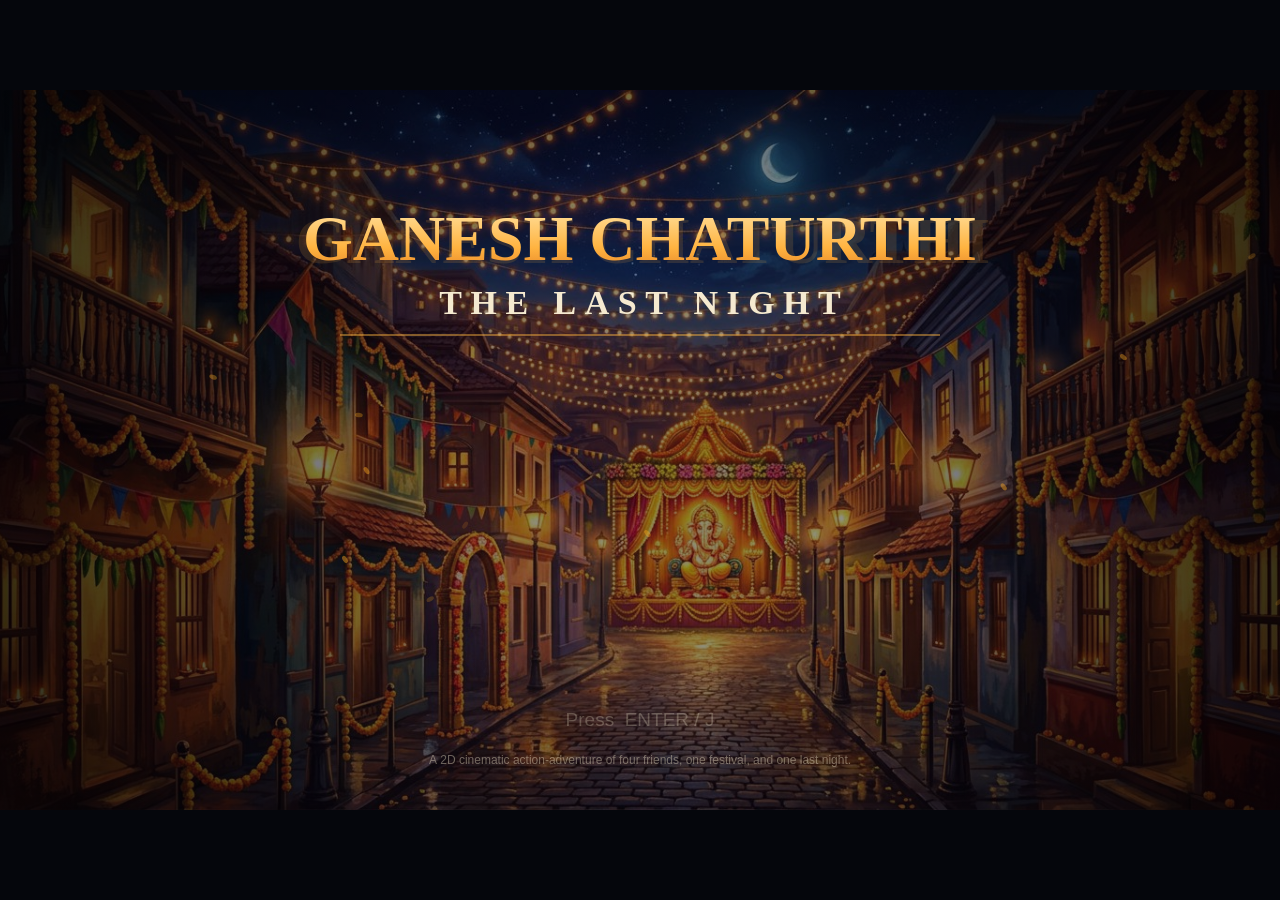
<file: index.html>
<!DOCTYPE html>
<html lang="en">
<head>
<meta charset="UTF-8">
<meta name="viewport" content="width=device-width, initial-scale=1.0">
<title>Ganesh Chaturthi: The Last Night</title>
<link rel="stylesheet" href="style.css?v=1789707661">
</head>
<body>
<div id="wrap">
  <canvas id="game" width="1280" height="720"></canvas>
</div>
<script src="js/util.js?v=1789707661"></script>
<script src="js/assets.js?v=1789707661"></script>
<script src="js/sprites_meta.js?v=1789707661"></script>
<script src="js/sprite.js?v=1789707661"></script>
<script src="js/audio.js?v=1789707661"></script>
<script src="js/art.js?v=1789707661"></script>
<script src="js/world.js?v=1789707661"></script>
<script src="js/entities.js?v=1789707661"></script>
<script src="js/dialogue.js?v=1789707661"></script>
<script src="js/levels.js?v=1789707661"></script>
<script src="js/ui.js?v=1789707661"></script>
<script src="js/game.js?v=1789707661"></script>
</body>
</html>
</file>
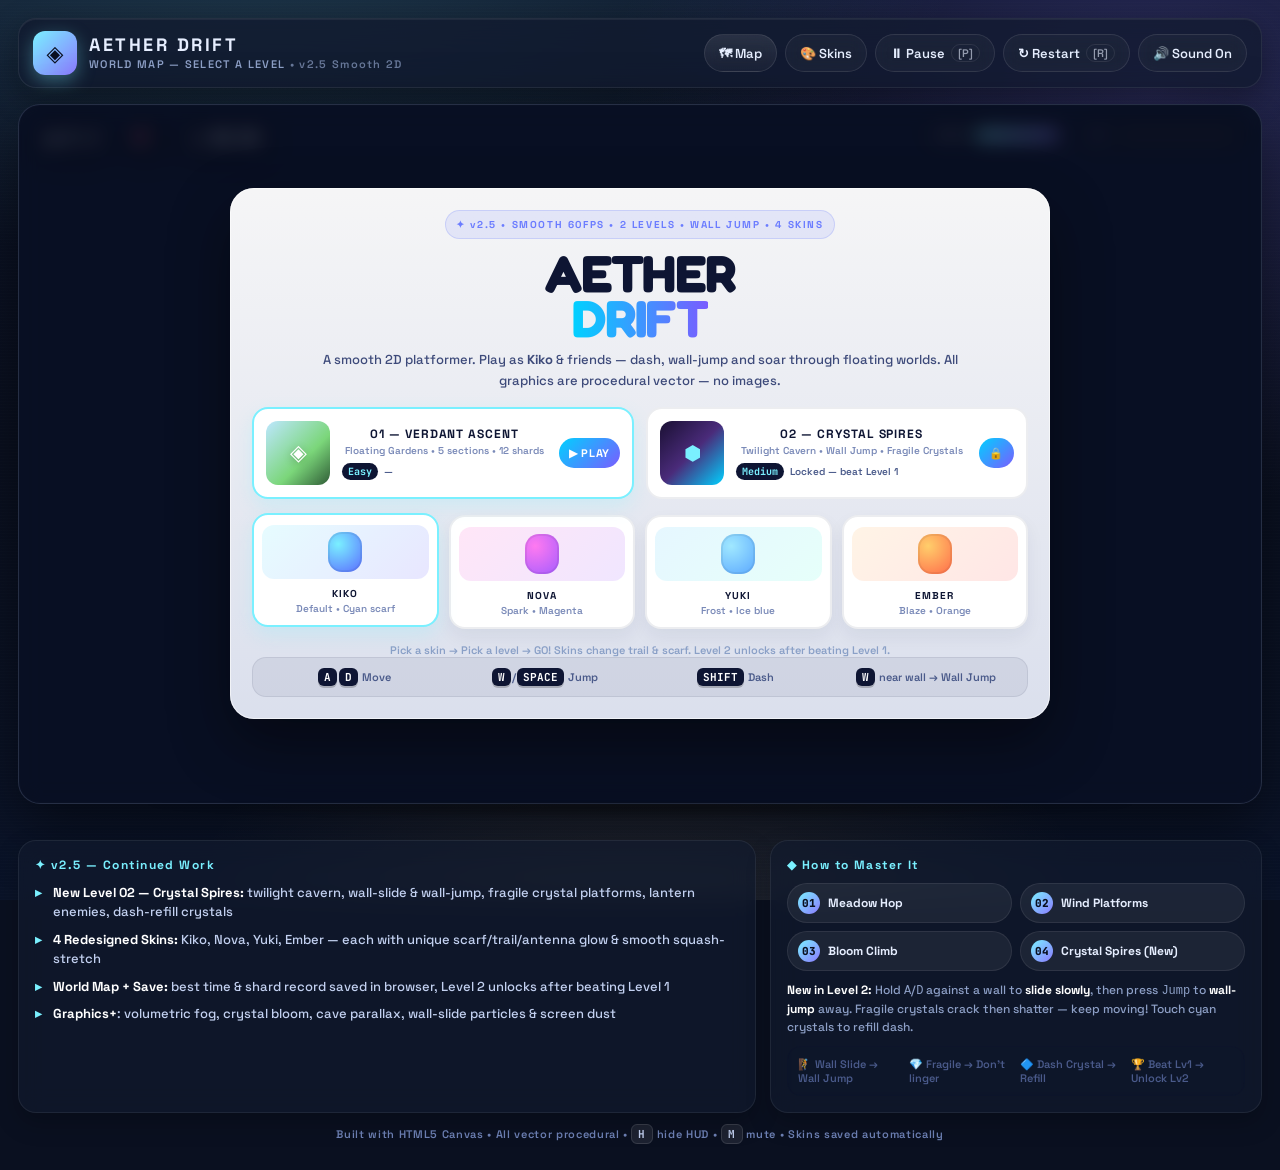
<file: AETHER-DRIFT-Level-One-SINGLE-FILE.html>
<!DOCTYPE html>
<html lang="en">
<head>
<meta charset="UTF-8">
<meta name="viewport" content="width=device-width, initial-scale=1, maximum-scale=1, user-scalable=no">
<title>AETHER DRIFT — Smooth 2D Remake</title>
<link rel="preconnect" href="https://fonts.googleapis.com">
<link href="https://fonts.googleapis.com/css2?family=Fredoka:wght@400;500;600;700&family=Space+Grotesk:wght@400;500;600;700&family=JetBrains+Mono:wght@600;700&display=swap" rel="stylesheet">
<style>
*{box-sizing:border-box;margin:0;padding:0}
:root{--bg:#0a1020;--panel:#111a2e;--line:#1e2e52;--accent:#7af0ff;--accent2:#8b7aff;--accent3:#ffce6b;--text:#e6eeff;--muted:#8ea0c7}
html,body{height:100%}
body{font-family:'Space Grotesk',system-ui,sans-serif;background:var(--bg);color:var(--text);overflow-x:hidden}
.ambient{position:fixed;inset:0;z-index:-1;background:radial-gradient(1200px 600px at 20% -10%, rgba(122,240,255,.18), transparent 60%),radial-gradient(900px 700px at 90% 10%, rgba(139,122,255,.22), transparent 60%),radial-gradient(800px 600px at 50% 110%, rgba(255,206,107,.12), transparent 60%),linear-gradient(180deg,#0b1226 0%, #0a1020 50%, #0a1328 100%)}
.ambient:after{content:"";position:absolute;inset:0;background:repeating-linear-gradient(0deg, rgba(255,255,255,.015) 0 1px, transparent 1px 3px);opacity:.5;pointer-events:none}
.app{max-width:1280px;margin:0 auto;padding:18px 18px 30px}
.topbar{display:flex;align-items:center;justify-content:space-between;gap:16px;background:rgba(17,26,46,.72);border:1px solid rgba(255,255,255,.08);backdrop-filter:blur(16px);border-radius:18px;padding:12px 14px;box-shadow:0 10px 30px rgba(0,0,0,.35), inset 0 1px 0 rgba(255,255,255,.06)}
.brand{display:flex;align-items:center;gap:12px}
.logo{width:44px;height:44px;display:grid;place-items:center;background:linear-gradient(135deg,#7af0ff,#8b7aff);color:#0a1020;border-radius:12px;font-weight:800;font-size:22px;box-shadow:0 6px 18px rgba(122,240,255,.35)}
.brand h1{font-size:18px;letter-spacing:.14em;font-weight:800;line-height:1}
.brand p{font-size:11px;letter-spacing:.12em;color:var(--muted);margin-top:3px;font-weight:600}
.brand p span{opacity:.7}
.top-actions{display:flex;gap:8px;flex-wrap:wrap}
.pill{appearance:none;border:1px solid rgba(255,255,255,.10);background:linear-gradient(180deg,rgba(255,255,255,.10),rgba(255,255,255,.04));color:var(--text);padding:9px 14px;border-radius:999px;font:600 13px 'Space Grotesk',sans-serif;cursor:pointer;display:inline-flex;align-items:center;gap:6px;transition:.2s;backdrop-filter:blur(8px)}
.pill:hover{transform:translateY(-1px);border-color:rgba(122,240,255,.5);box-shadow:0 6px 18px rgba(0,0,0,.2)}
.pill.ghost{background:rgba(255,255,255,.04)}
.pill em{font-style:normal;opacity:.6;font-size:11px;border:1px solid rgba(255,255,255,.15);padding:1px 6px;border-radius:999px}
.stage-wrap{margin-top:16px;position:relative}
.stage{position:relative;aspect-ratio:16/9;background:#0d1730;border-radius:22px;overflow:hidden;border:1px solid rgba(255,255,255,.10);box-shadow:0 20px 60px rgba(0,0,0,.5), 0 0 0 1px rgba(255,255,255,.04) inset}
.stage-shadow{height:22px;margin:0 18px;background:radial-gradient(60% 100% at 50% 0%, rgba(0,0,0,.45), transparent 70%);filter:blur(2px);opacity:.9}
canvas{width:100%;height:100%;display:block}
.hud{position:absolute;inset:0;pointer-events:none;display:flex;justify-content:space-between;align-items:flex-start;padding:14px}
.hud-left,.hud-right{display:flex;gap:10px;align-items:center}
.hud-left{flex-wrap:wrap}
.stat{display:flex;align-items:center;gap:8px;background:rgba(10,16,32,.66);backdrop-filter:blur(10px);border:1px solid rgba(255,255,255,.08);padding:8px 12px;border-radius:999px;font-weight:700;box-shadow:0 6px 16px rgba(0,0,0,.25)}
.stat .icon{font-size:14px}
.stat .icon.heart{color:#ff6b8a}
.stat b{font-family:'JetBrains Mono',monospace;font-size:15px}
.stat small{opacity:.7;font-size:12px}
.stat.wallhint{background:linear-gradient(90deg,#7af0ff,#8b7aff);color:#0a1020;border-color:rgba(255,255,255,.3);font:800 11px 'Space Grotesk';letter-spacing:.06em;animation:pulse 1s infinite}
@keyframes pulse{0%,100%{transform:scale(1)}50%{transform:scale(1.03)}}
.hearts{display:flex;gap:3px}
.hearts i{width:14px;height:14px;display:inline-block;background:#ff6b8a;border-radius:3px 3px 6px 6px;transform:rotate(45deg) scale(.9);position:relative;box-shadow:0 2px 6px rgba(255,107,138,.4)}
.hearts i:before,.hearts i:after{content:"";position:absolute;width:14px;height:14px;background:#ff6b8a;border-radius:50%;left:-7px;top:0}
.hearts i:after{left:0;top:-7px}
.hearts i.off{background:#2a3556}
.hearts i.off:before,.hearts i.off:after{background:#2a3556;box-shadow:none}
.hearts i{margin-left:6px;margin-right:2px}
.stat.time b{letter-spacing:.04em}
.hud-dash,.hud-progress{background:rgba(10,16,32,.66);backdrop-filter:blur(10px);border:1px solid rgba(255,255,255,.08);padding:8px 10px;border-radius:14px;display:flex;align-items:center;gap:8px}
.hud-dash span,.hud-progress span{font-size:10px;letter-spacing:.14em;color:var(--muted);font-weight:700}
.dash-bar{width:84px;height:8px;background:rgba(255,255,255,.10);border-radius:999px;overflow:hidden}
.dash-bar i{display:block;height:100%;width:100%;background:linear-gradient(90deg,#7af0ff,#8b7aff);border-radius:999px;transition:width .15s}
.prog{width:120px;height:8px;background:rgba(255,255,255,.10);border-radius:999px;overflow:hidden}
.prog i{display:block;height:100%;width:0%;background:linear-gradient(90deg,#ffce6b,#ff8a7a);border-radius:999px;transition:width .1s}
.center-msg{position:absolute;left:50%;top:18%;transform:translateX(-50%);font:800 14px 'Space Grotesk',sans-serif;letter-spacing:.14em;color:#fff;text-shadow:0 2px 20px rgba(0,0,0,.6);opacity:0;transition:.3s;pointer-events:none;text-align:center;background:rgba(0,0,0,.26);padding:8px 14px;border-radius:999px;backdrop-filter:blur(8px);border:1px solid rgba(255,255,255,.1)}
.overlay{position:absolute;inset:0;display:grid;place-items:center;background:rgba(7,11,24,.54);backdrop-filter:blur(10px);opacity:0;pointer-events:none;transition:.35s;padding:20px}
.overlay.show{opacity:1;pointer-events:all}
.card{width:min(560px,96%);background:linear-gradient(180deg,rgba(255,255,255,.96),rgba(237,242,255,.92));color:#0e1430;border-radius:24px;padding:22px 22px 18px;box-shadow:0 24px 60px rgba(0,0,0,.45), 0 0 0 1px rgba(255,255,255,.6) inset;text-align:center;position:relative;overflow:hidden}
.card h3{font:800 18px 'Space Grotesk';letter-spacing:.08em;color:#2a3560}
.card h2{font:800 42px/0.9 'Fredoka',sans-serif;letter-spacing:-.02em;margin:6px 0}
.card p{color:#3d4a7a;font:500 13px/1.5 'Space Grotesk';margin-top:8px}
.start-card,.map-card{width:min(820px,96%);padding:22px}
.map-card h2{font-size:52px;line-height:.85;margin-top:12px;color:#0e1533}
.map-card h2 span{background:linear-gradient(90deg,#00d1ff,#7a5cff);-webkit-background-clip:text;-webkit-text-fill-color:transparent}
.badge{display:inline-block;font:800 10px 'Space Grotesk';letter-spacing:.16em;color:#6b7cff;background:rgba(107,124,255,.12);border:1px solid rgba(107,124,255,.22);padding:7px 10px;border-radius:999px}
.subtitle{max-width:640px;margin:10px auto 0 !important;font-size:13px !important;line-height:1.6 !important}
.level-grid{display:grid;grid-template-columns:1fr 1fr;gap:12px;margin:16px 0;text-align:left}
.level-card{display:flex;align-items:center;gap:12px;background:#fff;border:2px solid rgba(20,30,70,.08);border-radius:16px;padding:12px;cursor:pointer;transition:.2s;position:relative;overflow:hidden}
.level-card:hover{border-color:#7af0ff;transform:translateY(-2px);box-shadow:0 12px 24px rgba(20,30,70,.12)}
.level-card.active{border-color:#7af0ff;box-shadow:0 8px 18px rgba(122,240,255,.22)}
.level-card.locked{opacity:.55;pointer-events:none}
.level-card.locked .lvl-play{background:#9aa0b8}
.lvl-thumb{width:64px;height:64px;border-radius:12px;flex-shrink:0}
.lvl-thumb.t1{background:linear-gradient(135deg,#bde7ff 0%, #7bd67a 60%, #2f5c36 100%);position:relative}
.lvl-thumb.t1:after{content:"◈";position:absolute;inset:0;display:grid;place-items:center;font-size:22px;color:white;text-shadow:0 2px 8px rgba(0,0,0,.25)}
.lvl-thumb.t2{background:linear-gradient(135deg,#1a1033 0%, #4a2b7a 50%, #00d1ff 100%);position:relative}
.lvl-thumb.t2:after{content:"⬢";position:absolute;inset:0;display:grid;place-items:center;font-size:20px;color:#7af0ff}
.lvl-info{flex:1}
.lvl-info strong{font:800 12px 'Space Grotesk';letter-spacing:.08em;color:#0e1533;display:block}
.lvl-info span{font:600 10px 'Space Grotesk';color:#7a8ab8;line-height:1.3;display:block;margin-top:2px}
.lvl-meta{margin-top:6px;display:flex;gap:6px;align-items:center}
.lvl-meta i{font:700 10px 'JetBrains Mono';background:#0e1533;color:#7af0ff;padding:2px 6px;border-radius:999px;font-style:normal}
.lvl-meta em{font:600 10px 'Space Grotesk';color:#4a5a8a;font-style:normal}
.lvl-play{background:linear-gradient(135deg,#00d1ff,#7a5cff);color:white;font:800 11px 'Space Grotesk';letter-spacing:.06em;padding:8px 10px;border-radius:999px}
.hero-preview{display:grid;grid-template-columns:repeat(4,1fr);gap:10px;margin:14px 0}
.char-card{background:#fff;border:2px solid rgba(20,30,70,.08);border-radius:16px;padding:10px 8px;box-shadow:0 8px 18px rgba(20,30,70,.06);text-align:center;cursor:pointer;transition:.2s}
.char-card.pick, .char-card:hover{border-color:#7af0ff;transform:translateY(-2px)}
.char-card.pick{box-shadow:0 8px 18px rgba(122,240,255,.22)}
.char-art{height:54px;border-radius:12px;margin-bottom:8px;position:relative;overflow:hidden}
.char-art.kiko{background:linear-gradient(135deg,#e6fcff,#e8e6ff)}
.char-art.nova{background:linear-gradient(135deg,#ffe6f7,#f0e6ff)}
.char-art.yuki{background:linear-gradient(135deg,#e6f7ff,#e6fffa)}
.char-art.ember{background:linear-gradient(135deg,#fff4e6,#ffe6e6)}
.char-art:before{content:"";position:absolute;left:50%;top:50%;transform:translate(-50%,-50%);width:36px;height:36px;border-radius:50%;box-shadow:inset 0 0 0 2px rgba(0,0,0,.06)}
.char-art.kiko:before{background:radial-gradient(circle at 30% 30%, #7af0ff, #5b6cff);border-radius:14px;width:34px;height:40px}
.char-art.nova:before{background:radial-gradient(circle at 30% 30%, #ff7af0, #a55cff);border-radius:14px;width:34px;height:40px}
.char-art.yuki:before{background:radial-gradient(circle at 30% 30%, #a0e8ff, #5ba8ff);border-radius:14px;width:34px;height:40px}
.char-art.ember:before{background:radial-gradient(circle at 30% 30%, #ffce6b, #ff6b4a);border-radius:14px;width:34px;height:40px}
.char-art.puff:before{background:radial-gradient(circle at 30% 30%, #ff8a9b, #ff5a7a);width:38px;height:32px;border-radius:14px 14px 20px 20px}
.char-art.drone:before{background:radial-gradient(circle at 30% 30%, #a5adff, #6b7cff);width:34px;height:34px;border-radius:10px}
.char-card strong{display:block;font:800 10px 'Space Grotesk';letter-spacing:.1em;color:#0e1533}
.char-card span{font:600 10px 'Space Grotesk';color:#7a8ab8;line-height:1.3;display:block;margin-top:2px}
.skin-grid{display:grid;grid-template-columns:1fr 1fr;gap:10px;margin:14px 0}
.skin-opt{display:flex;align-items:center;gap:10px;background:#fff;border:2px solid rgba(20,30,70,.08);border-radius:14px;padding:12px;cursor:pointer;transition:.2s}
.skin-opt.active,.skin-opt:hover{border-color:#7af0ff;box-shadow:0 8px 16px rgba(122,240,255,.18)}
.skin-opt b{font:800 12px 'Space Grotesk';color:#0e1533}
.skin-opt small{display:block;font:600 10px 'Space Grotesk';color:#7a8ab8}
.dot{width:28px;height:28px;border-radius:999px;flex-shrink:0;border:2px solid rgba(0,0,0,.06)}
.dot.kiko{background:linear-gradient(135deg,#7af0ff,#5b6cff)}
.dot.nova{background:linear-gradient(135deg,#ff7af0,#a55cff)}
.dot.yuki{background:linear-gradient(135deg,#a0e8ff,#5ba8ff)}
.dot.ember{background:linear-gradient(135deg,#ffce6b,#ff6b4a)}
.controls-grid{display:grid;grid-template-columns:repeat(4,1fr);gap:8px;background:rgba(14,21,51,.06);border:1px solid rgba(14,21,51,.08);border-radius:14px;padding:10px;font:600 11px 'Space Grotesk';color:#4a5a8a}
.controls-grid kbd{display:inline-block;background:#0e1533;color:#fff;border-radius:6px;padding:2px 6px;font:700 11px 'JetBrains Mono',monospace;margin:0 1px;box-shadow:0 2px 0 rgba(0,0,0,.2)}
.cta{margin-top:14px;appearance:none;border:0;cursor:pointer;background:linear-gradient(135deg,#00d1ff,#7a5cff);color:white;font:800 14px 'Space Grotesk';letter-spacing:.08em;padding:14px 18px;border-radius:999px;width:100%;box-shadow:0 12px 24px rgba(102,110,255,.35), inset 0 1px 0 rgba(255,255,255,.4);transition:.2s}
.cta:hover{transform:translateY(-1px);filter:brightness(1.05);box-shadow:0 16px 32px rgba(102,110,255,.4)}
.hint{font:600 11px 'Space Grotesk' !important;color:#8aa0c7 !important;margin-top:10px !important}
.row{display:flex;gap:10px;margin-top:14px}
.row .cta,.row .pill{flex:1}
.win-card h3{color:#7a5cff;letter-spacing:.18em;font-size:12px}
.win-card h2{font-size:36px}
.stats-grid{display:grid;grid-template-columns:repeat(3,1fr);gap:10px;margin:14px 0}
.stats-grid div{background:#f3f5ff;border:1px solid rgba(107,124,255,.14);border-radius:14px;padding:12px}
.stats-grid b{display:block;font:800 20px 'JetBrains Mono';color:#0e1533}
.stats-grid span{font:700 10px 'Space Grotesk';letter-spacing:.12em;color:#7a8ab8}
.confetti{position:absolute;inset:0;pointer-events:none;opacity:.12;background:radial-gradient(circle at 20% 20%, #7af0ff 2px, transparent 3px),radial-gradient(circle at 60% 30%, #ffce6b 2px, transparent 3px),radial-gradient(circle at 80% 20%, #8b7aff 2px, transparent 3px),radial-gradient(circle at 40% 80%, #ff8a9b 2px, transparent 3px)}
.touch{position:absolute;inset:auto 0 0 0;display:flex;justify-content:space-between;align-items:flex-end;padding:10px 14px 14px;pointer-events:none;opacity:0;transform:translateY(10px);transition:.25s}
.stage.touch-visible .touch{opacity:1;transform:none;pointer-events:all}
.t-left,.t-right{display:flex;gap:10px}
.tbtn{width:56px;height:56px;border-radius:16px;border:1px solid rgba(255,255,255,.14);background:rgba(255,255,255,.10);backdrop-filter:blur(12px);color:white;font:700 22px 'Space Grotesk';display:grid;place-items:center;box-shadow:0 8px 18px rgba(0,0,0,.25);-webkit-tap-highlight-color:transparent;user-select:none;touch-action:none}
.tbtn.act{width:62px;height:62px;background:linear-gradient(135deg,rgba(122,240,255,.9),rgba(139,122,255,.9));color:#0a1020;border-color:rgba(255,255,255,.4)}
.tbtn.dash{background:linear-gradient(135deg,#ffce6b,#ff8a7a);color:#2b1a00}
.tbtn:active{transform:scale(.96)}
.info{display:grid;grid-template-columns:1.2fr .8fr;gap:14px;margin-top:14px}
.info-card{background:rgba(17,26,46,.66);backdrop-filter:blur(12px);border:1px solid rgba(255,255,255,.07);border-radius:18px;padding:16px;box-shadow:0 10px 24px rgba(0,0,0,.22)}
.info-card h4{font:800 12px 'Space Grotesk';letter-spacing:.12em;color:#7af0ff;margin-bottom:10px}
.info-card ul{list-style:none;display:grid;gap:8px}
.info-card li{font:500 13px/1.5 'Space Grotesk';color:#c2d0f0;padding-left:18px;position:relative}
.info-card li:before{content:"▸";position:absolute;left:0;color:#7af0ff;font-weight:800}
.info-card b{color:#fff}
.sections{display:grid;grid-template-columns:repeat(2,1fr);gap:8px;margin-bottom:10px}
.sections span{background:rgba(255,255,255,.06);border:1px solid rgba(255,255,255,.08);border-radius:999px;padding:8px 10px;font:700 12px 'Space Grotesk';display:flex;align-items:center;gap:8px}
.sections i{width:22px;height:22px;display:grid;place-items:center;background:linear-gradient(135deg,#7af0ff,#8b7aff);color:#0a1020;border-radius:999px;font:800 11px 'JetBrains Mono';font-style:normal}
.small{font:500 12px/1.5 'Space Grotesk';color:#8ea0c7}
footer{margin-top:14px;text-align:center;font:600 11px 'Space Grotesk';letter-spacing:.06em;color:#6e82b6}
footer kbd{background:rgba(255,255,255,.08);border:1px solid rgba(255,255,255,.12);padding:2px 6px;border-radius:6px;font:700 11px 'JetBrains Mono';color:#c2d0f0}
@media (max-width:900px){.info{grid-template-columns:1fr}.hero-preview{grid-template-columns:repeat(4,1fr)}.controls-grid{grid-template-columns:1fr 1fr}.stage{aspect-ratio:16/10}.level-grid{grid-template-columns:1fr}}
@media (max-width:640px){.topbar{flex-wrap:wrap}.brand h1{font-size:15px}.hud{flex-direction:column;gap:8px}.hud-right{width:100%;justify-content:space-between}.prog{width:80px}.map-card h2{font-size:40px}.hero-preview{grid-template-columns:repeat(4,1fr);gap:6px}.char-card{padding:8px 6px}}
@media (pointer:coarse){.stage .touch{opacity:1;transform:none;pointer-events:all}.touch{opacity:1;transform:none;pointer-events:all}}

</style>
</head>
<body>
  <div class="ambient"></div>
  <div class="app">
    <header class="topbar">
      <div class="brand">
        <div class="logo">◈</div>
        <div>
          <h1>AETHER DRIFT</h1>
          <p id="levelLabel">WORLD MAP — SELECT A LEVEL <span>• v2.5 Smooth 2D</span></p>
        </div>
      </div>
      <div class="top-actions">
        <button class="pill" id="btnMap">🗺 Map</button>
        <button class="pill ghost" id="btnSkin">🎨 Skins</button>
        <button class="pill ghost" id="btnPause">⏸ Pause <em>[P]</em></button>
        <button class="pill ghost" id="btnRestart">↻ Restart <em>[R]</em></button>
        <button class="pill ghost" id="btnSound">🔊 Sound On</button>
      </div>
    </header>

    <div class="stage-wrap">
      <div class="stage" id="stage">
        <canvas id="game" width="1280" height="720"></canvas>

        <div class="hud">
          <div class="hud-left">
            <div class="stat">
              <span class="icon">◆</span>
              <b id="hudCoins">0</b><small id="hudCoinsTotal">/12</small>
            </div>
            <div class="stat">
              <span class="icon heart">♥</span>
              <div class="hearts" id="hudHearts"></div>
            </div>
            <div class="stat time">
              <span class="icon">◷</span>
              <b id="hudTime">00:00</b>
            </div>
            <div class="stat wallhint" id="wallHint" style="display:none">🧗 Wall Jump Ready</div>
          </div>
          <div class="hud-right">
            <div class="hud-dash">
              <span>DASH</span>
              <div class="dash-bar"><i id="dashFill"></i></div>
            </div>
            <div class="hud-progress">
              <span id="hudProgressLabel">0%</span>
              <div class="prog"><i id="hudProgress"></i></div>
            </div>
          </div>
        </div>

        <div class="center-msg" id="centerMsg"></div>

        <!-- WORLD MAP / START -->
        <div class="overlay show" id="overlayStart">
          <div class="card map-card">
            <div class="badge">✦ v2.5 • SMOOTH 60FPS • 2 LEVELS • WALL JUMP • 4 SKINS</div>
            <h2>AETHER<br><span>DRIFT</span></h2>
            <p class="subtitle">A smooth 2D platformer. Play as <b>Kiko</b> & friends — dash, wall-jump and soar through floating worlds. All graphics are procedural vector — no images.</p>
            
            <div class="level-grid">
              <button class="level-card active" data-level="1">
                <div class="lvl-thumb t1"></div>
                <div class="lvl-info">
                  <strong>01 — VERDANT ASCENT</strong>
                  <span>Floating Gardens • 5 sections • 12 shards</span>
                  <div class="lvl-meta"><i>Easy</i> <em id="best1">—</em></div>
                </div>
                <div class="lvl-play">▶ PLAY</div>
              </button>
              <button class="level-card" data-level="2" id="card2">
                <div class="lvl-thumb t2"></div>
                <div class="lvl-info">
                  <strong>02 — CRYSTAL SPIRES</strong>
                  <span>Twilight Cavern • Wall Jump • Fragile Crystals</span>
                  <div class="lvl-meta"><i>Medium</i> <em id="best2">Locked — beat Level 1</em></div>
                </div>
                <div class="lvl-play">🔒</div>
              </button>
            </div>

            <div class="hero-preview">
              <div class="char-card pick" data-skin="kiko"><div class="char-art kiko"></div><strong>KIKO</strong><span>Default • Cyan scarf</span></div>
              <div class="char-card" data-skin="nova"><div class="char-art nova"></div><strong>NOVA</strong><span>Spark • Magenta</span></div>
              <div class="char-card" data-skin="yuki"><div class="char-art yuki"></div><strong>YUKI</strong><span>Frost • Ice blue</span></div>
              <div class="char-card" data-skin="ember"><div class="char-art ember"></div><strong>EMBER</strong><span>Blaze • Orange</span></div>
            </div>
            <p class="hint">Pick a skin → Pick a level → GO! Skins change trail & scarf. Level 2 unlocks after beating Level 1.</p>

            <div class="controls-grid">
              <div><kbd>A</kbd><kbd>D</kbd> Move</div>
              <div><kbd>W</kbd>/<kbd>SPACE</kbd> Jump</div>
              <div><kbd>SHIFT</kbd> Dash</div>
              <div><kbd>W</kbd> near wall → Wall Jump</div>
            </div>
          </div>
        </div>

        <!-- Character Skin Overlay -->
        <div class="overlay" id="overlaySkin">
          <div class="card">
            <h3>🎨 Choose Explorer</h3>
            <p>All skins play the same — pure style. Trail & scarf change.</p>
            <div class="skin-grid">
              <button class="skin-opt active" data-skin="kiko"><span class="dot kiko"></span><b>KIKO</b><small>Cyan • Explorer</small></button>
              <button class="skin-opt" data-skin="nova"><span class="dot nova"></span><b>NOVA</b><small>Magenta • Spark</small></button>
              <button class="skin-opt" data-skin="yuki"><span class="dot yuki"></span><b>YUKI</b><small>Ice • Frost</small></button>
              <button class="skin-opt" data-skin="ember"><span class="dot ember"></span><b>EMBER</b><small>Orange • Blaze</small></button>
            </div>
            <button class="cta" id="btnSkinClose">Done</button>
          </div>
        </div>

        <div class="overlay" id="overlayPause">
          <div class="card">
            <h3>⏸ Paused</h3>
            <p>Take a breath. The aether waits.</p>
            <div class="row">
              <button class="cta" id="btnResume">Resume</button>
              <button class="pill ghost" id="btnRestart2">Restart</button>
            </div>
            <button class="pill ghost" style="margin-top:10px;width:100%" id="btnToMap2">🗺 Back to Map</button>
          </div>
        </div>

        <div class="overlay" id="overlayWin">
          <div class="card win-card">
            <div class="confetti"></div>
            <h3 id="winTitle">✦ PORTAL REACHED ✦</h3>
            <h2 id="winLevelName">LEVEL COMPLETE!</h2>
            <div class="stats-grid">
              <div><b id="winTime">00:00</b><span>Time</span></div>
              <div><b id="winCoins">0/12</b><span>Star Shards</span></div>
              <div><b id="winGrade">S</b><span>Grade</span></div>
            </div>
            <p id="winMsg">Flawless flow!</p>
            <div class="row">
              <button class="cta" id="btnAgain">↻ Replay</button>
              <button class="cta" id="btnNext" style="background:linear-gradient(135deg,#ffce6b,#ff8a7a);color:#2b1a00">Next Level →</button>
            </div>
            <button class="pill ghost" style="margin-top:10px" id="btnToMap">🗺 World Map</button>
          </div>
        </div>

        <div class="overlay" id="overlayDead">
          <div class="card">
            <h3>♥ Oops!</h3>
            <p>Kiko took a tumble. Try again?</p>
            <div class="row">
              <button class="cta" id="btnRetry">↻ Retry</button>
              <button class="pill ghost" id="btnToMap3">Map</button>
            </div>
          </div>
        </div>

        <div class="touch" id="touch">
          <div class="t-left">
            <button class="tbtn" id="tLeft">‹</button>
            <button class="tbtn" id="tRight">›</button>
          </div>
          <div class="t-right">
            <button class="tbtn act" id="tJump">⤒</button>
            <button class="tbtn act dash" id="tDash">⚡</button>
          </div>
        </div>
      </div>
      <div class="stage-shadow"></div>
    </div>

    <section class="info">
      <div class="info-card">
        <h4>✦ v2.5 — Continued Work</h4>
        <ul>
          <li><b>New Level 02 — Crystal Spires:</b> twilight cavern, wall-slide & wall-jump, fragile crystal platforms, lantern enemies, dash-refill crystals</li>
          <li><b>4 Redesigned Skins:</b> Kiko, Nova, Yuki, Ember — each with unique scarf/trail/antenna glow & smooth squash-stretch</li>
          <li><b>World Map + Save:</b> best time & shard record saved in browser, Level 2 unlocks after beating Level 1</li>
          <li><b>Graphics+</b>: volumetric fog, crystal bloom, cave parallax, wall-slide particles & screen dust</li>
        </ul>
      </div>
      <div class="info-card">
        <h4>◆ How to Master It</h4>
        <div class="sections">
          <span><i>01</i> Meadow Hop</span>
          <span><i>02</i> Wind Platforms</span>
          <span><i>03</i> Bloom Climb</span>
          <span><i>04</i> Crystal Spires (New)</span>
        </div>
        <p class="small"><b>New in Level 2:</b> Hold <kbd>A</kbd>/<kbd>D</kbd> against a wall to <b>slide slowly</b>, then press <kbd>Jump</kbd> to <b>wall-jump</b> away. Fragile crystals crack then shatter — keep moving! Touch cyan crystals to refill dash.</p>
        <div class="controls-grid" style="margin-top:10px">
          <div>🧗 Wall Slide → Wall Jump</div>
          <div>💎 Fragile → Don't linger</div>
          <div>🔷 Dash Crystal → Refill</div>
          <div>🏆 Beat Lv1 → Unlock Lv2</div>
        </div>
      </div>
    </section>

    <footer>Built with HTML5 Canvas • All vector procedural • <kbd>H</kbd> hide HUD • <kbd>M</kbd> mute • Skins saved automatically</footer>
  </div>
<script>
(() => {
  const canvas = document.getElementById('game');
  const ctx = canvas.getContext('2d');
  const stage = document.getElementById('stage');

  const HUD = {
    coins: document.getElementById('hudCoins'),
    coinsTotal: document.getElementById('hudCoinsTotal'),
    time: document.getElementById('hudTime'),
    hearts: document.getElementById('hudHearts'),
    dashFill: document.getElementById('dashFill'),
    progress: document.getElementById('hudProgress'),
    progressLabel: document.getElementById('hudProgressLabel'),
    centerMsg: document.getElementById('centerMsg'),
    wallHint: document.getElementById('wallHint'),
    levelLabel: document.getElementById('levelLabel'),
  };

  const overlayStart = document.getElementById('overlayStart');
  const overlaySkin = document.getElementById('overlaySkin');
  const overlayPause = document.getElementById('overlayPause');
  const overlayWin = document.getElementById('overlayWin');
  const overlayDead = document.getElementById('overlayDead');

  // ---------- Config ----------
  const CONFIG = {
    gravity: 2200,
    moveSpeed: 340,
    jumpForce: 680,
    dashSpeed: 720,
    dashDuration: 0.18,
    dashCooldown: 0.85,
    coyoteTime: 0.14,
    jumpBuffer: 0.14,
    wallSlideSpeed: 110,
    wallJumpX: 380,
    wallJumpY: 620,
    terminalVel: 1200,
  };

  const SKINS = {
    kiko:  { name:'KIKO',  scarf:'#8b7aff', body1:'#eaffff', body2:'#c8f5ff', body3:'#9ed8ff', trail:'#7af0ff', glow:'#7af0ff' },
    nova:  { name:'NOVA',  scarf:'#ff7af0', body1:'#fff0ff', body2:'#ffd6f5', body3:'#e8a0ff', trail:'#ff7af0', glow:'#ff7af0' },
    yuki:  { name:'YUKI',  scarf:'#5bb8ff', body1:'#f0fbff', body2:'#d6f0ff', body3:'#a0d4ff', trail:'#5bb8ff', glow:'#a0e8ff' },
    ember: { name:'EMBER', scarf:'#ff8a4a', body1:'#fff8ee', body2:'#ffe0c2', body3:'#ffb88a', trail:'#ffce6b', glow:'#ff8a4a' },
  };

  let currentSkin = localStorage.getItem('ad_skin') || 'kiko';
  let saveData = (()=>{ try{ return JSON.parse(localStorage.getItem('ad_save')||'{}')}catch{return{}} })();
  // saveData: {1:{bestTime, bestCoins, completed}, 2:{...}, unlocked2}

  const lerp = (a,b,t)=>a+(b-a)*t;
  const clamp = (v,a,b)=>Math.max(a,Math.min(b,v));
  const rand = (a,b)=>a+Math.random()*(b-a);
  const nowSec = ()=>performance.now()/1000;
  function roundRect(ctx,x,y,w,h,r){ r=Math.min(r,w/2,h/2); ctx.beginPath(); ctx.moveTo(x+r,y); ctx.arcTo(x+w,y,x+w,y+h,r); ctx.arcTo(x+w,y+h,x,y+h,r); ctx.arcTo(x,y+h,x,y,r); ctx.arcTo(x,y,x+w,y,r); ctx.closePath(); }
  function formatTime(s){ const m=Math.floor(s/60).toString().padStart(2,'0'); const sc=Math.floor(s%60).toString().padStart(2,'0'); return `${m}:${sc}`; }

  // ---------- Input ----------
  const input = { left:false,right:false,jump:false,jumpPressed:false,dashPressed:false, anyDir:0 };
  const keys = {};
  addEventListener('keydown', e=>{
    if(['Space','ArrowUp','ArrowLeft','ArrowRight','ArrowDown'].includes(e.code)) e.preventDefault();
    keys[e.code]=true;
    if(e.code==='KeyP') togglePause();
    if(e.code==='KeyR') resetLevel();
    if(e.code==='KeyM') toggleMute();
    if(e.code==='KeyH') document.querySelector('.hud').style.display = document.querySelector('.hud').style.display==='none'?'flex':'flex';
    updateInput();
    if(e.code==='Space' || e.code==='ArrowUp' || e.code==='KeyW') input.jumpPressed=true;
    if(e.code==='ShiftLeft' || e.code==='ShiftRight' || e.code==='KeyJ') input.dashPressed=true;
    if(e.code==='Escape') showMap();
  });
  addEventListener('keyup', e=>{ keys[e.code]=false; updateInput(); if(e.code==='Space' || e.code==='ArrowUp' || e.code==='KeyW') input.jump=false; });
  function updateInput(){ input.left=!!(keys['ArrowLeft']||keys['KeyA']); input.right=!!(keys['ArrowRight']||keys['KeyD']); input.jump=!!(keys['Space']||keys['KeyW']||keys['ArrowUp']); input.anyDir=(input.right?1:0)-(input.left?1:0); }
  const bindHold = (el, on, off)=>{ const s=e=>{e.preventDefault();on();}; const e2=e=>{e.preventDefault();off();}; el.addEventListener('touchstart',s,{passive:false}); el.addEventListener('touchend',e2,{passive:false}); el.addEventListener('mousedown',on); addEventListener('mouseup',off); };
  bindHold(document.getElementById('tLeft'), ()=>{keys['ArrowLeft']=true;updateInput();}, ()=>{keys['ArrowLeft']=false;updateInput();});
  bindHold(document.getElementById('tRight'),()=>{keys['ArrowRight']=true;updateInput();},()=>{keys['ArrowRight']=false;updateInput();});
  bindHold(document.getElementById('tJump'),()=>{ input.jumpPressed=true; keys['Space']=true; updateInput(); setTimeout(()=>{keys['Space']=false; updateInput();},120); },()=>{});
  document.getElementById('tDash').addEventListener('touchstart',e=>{ e.preventDefault(); input.dashPressed=true; keys['ShiftLeft']=true; },{passive:false});
  document.getElementById('tDash').addEventListener('click',()=>{input.dashPressed=true;});
  // UI buttons
  document.getElementById('btnMap').onclick=()=>showMap();
  document.getElementById('btnToMap').onclick=()=>showMap();
  document.getElementById('btnToMap2').onclick=()=>showMap();
  document.getElementById('btnToMap3').onclick=()=>showMap();
  document.getElementById('btnSkin').onclick=()=>overlaySkin.classList.add('show');
  document.getElementById('btnSkinClose').onclick=()=>overlaySkin.classList.remove('show');
  document.getElementById('btnPause').onclick=()=>togglePause();
  document.getElementById('btnResume').onclick=()=>togglePause();
  document.getElementById('btnRestart').onclick=()=>resetLevel();
  document.getElementById('btnRestart2').onclick=()=>resetLevel();
  document.getElementById('btnAgain').onclick=()=>resetLevel();
  document.getElementById('btnRetry').onclick=()=>resetLevel();
  document.getElementById('btnNext').onclick=()=>{ if(currentLevelId===1) startGame(2); else showMap(); };
  document.getElementById('btnSound').onclick=()=>toggleMute();
  // level cards
  document.querySelectorAll('.level-card').forEach(c=>{
    c.addEventListener('click', ()=>{
      const lv=parseInt(c.dataset.level,10);
      if(c.classList.contains('locked')) return;
      startGame(lv);
    });
  });
  // skin pick
  function setSkin(s){
    currentSkin=s;
    localStorage.setItem('ad_skin', s);
    document.querySelectorAll('.char-card, .skin-opt').forEach(el=>el.classList.remove('pick','active'));
    document.querySelectorAll(`[data-skin="${s}"]`).forEach(el=>el.classList.add(el.classList.contains('skin-opt')?'active':'pick'));
    if(player) player.skin=s;
  }
  document.querySelectorAll('[data-skin]').forEach(el=>{
    el.addEventListener('click', ()=>setSkin(el.dataset.skin));
  });
  setSkin(currentSkin);

  // ---------- Audio ----------
  let audioCtx=null, muted=false;
  function ensureAudio(){ if(!audioCtx) audioCtx=new (window.AudioContext||window.webkitAudioContext)(); if(audioCtx.state==='suspended') audioCtx.resume(); }
  function tone(freq,dur,type='sine',gain=0.12,slideTo){ if(muted||!audioCtx) return; const o=audioCtx.createOscillator(), g=audioCtx.createGain(); o.type=type; o.frequency.value=freq; o.connect(g); g.connect(audioCtx.destination); g.gain.value=gain; g.gain.exponentialRampToValueAtTime(0.0001, audioCtx.currentTime+dur); if(slideTo) o.frequency.exponentialRampToValueAtTime(slideTo, audioCtx.currentTime+dur); o.start(); o.stop(audioCtx.currentTime+dur); }
  function sfxJump(){ tone(420,0.12,'sine',0.18,720); setTimeout(()=>tone(880,0.08,'square',0.06),40); }
  function sfxCoin(){ tone(880,0.14,'sine',0.16,1320); setTimeout(()=>tone(1320,0.18,'sine',0.12),80); }
  function sfxDash(){ tone(180,0.18,'square',0.14,80); tone(520,0.10,'triangle',0.10); }
  function sfxStomp(){ tone(220,0.12,'square',0.16,90); }
  function sfxHurt(){ tone(140,0.25,'sawtooth',0.12,60); }
  function sfxWall(){ tone(520,0.08,'triangle',0.10,620); }
  function sfxCrystal(){ tone(660,0.18,'sine',0.12,990); }
  function sfxWin(){ [0,2,4,7,12].forEach((n,i)=>setTimeout(()=>tone(260*Math.pow(2,n/12),0.35,'sine',0.14), i*90)); }
  function toggleMute(){ muted=!muted; document.getElementById('btnSound').textContent = muted?'🔇 Sound Off':'🔊 Sound On'; if(!muted) ensureAudio(); }

  // ---------- View & Camera ----------
  let DPR = Math.min(2, window.devicePixelRatio||1);
  const VIEW = {w:1280,h:720};
  function resize(){ DPR=Math.min(2, window.devicePixelRatio||1); const rect=stage.getBoundingClientRect(); canvas.width=Math.round(rect.width*DPR); canvas.height=Math.round(rect.height*DPR); canvas.style.width=rect.width+'px'; canvas.style.height=rect.height+'px'; ctx.setTransform(DPR,0,0,DPR,0,0); VIEW.w=rect.width; VIEW.h=rect.height; }
  addEventListener('resize', resize); resize();

  class Camera{
    constructor(){ this.x=0; this.y=0; this.tx=0; this.ty=0; this.shake=0; }
    follow(target, levelW, levelH){
      this.tx = clamp(target.x + target.w/2 - VIEW.w/2, 0, levelW - VIEW.w);
      let lookY = target.vy * 0.12;
      this.ty = clamp(target.y + target.h/2 - VIEW.h/2 + lookY, -120, levelH - VIEW.h + 80);
      this.x = lerp(this.x, this.tx, 0.12);
      this.y = lerp(this.y, this.ty, 0.10);
      if(this.shake>0){ this.x+=rand(-this.shake,this.shake); this.y+=rand(-this.shake,this.shake); this.shake=Math.max(0,this.shake-0.9); }
    }
    apply(ctx){ ctx.translate(-this.x, -this.y); }
    kick(p=10){ this.shake=p; }
  }

  class Particles{
    constructor(){ this.list=[]; }
    emit(x,y,n,opts={}){
      for(let i=0;i<n;i++) this.list.push({ x,y, vx:rand(opts.vx?.[0]??-160,opts.vx?.[1]??160), vy:rand(opts.vy?.[0]??-260,opts.vy?.[1]??-40), life:rand(0.35,0.75), t:0, r:rand(2,5), col:opts.col||`hsl(${rand(180,210)},100%,70%)`, grav:opts.grav??620, drag:opts.drag??0.98 });
    }
    update(dt){ for(const p of this.list){ p.t+=dt; p.vy+=p.grav*dt; p.vx*=p.drag; p.x+=p.vx*dt; p.y+=p.vy*dt; } this.list=this.list.filter(p=>p.t<p.life); }
    draw(ctx){ for(const p of this.list){ const a=1-p.t/p.life; ctx.globalAlpha=a; ctx.fillStyle=p.col; ctx.beginPath(); ctx.arc(p.x,p.y,p.r*a,0,Math.PI*2); ctx.fill(); } ctx.globalAlpha=1; }
  }

  // ---------- Levels ----------
  // Level 1 — Verdant Ascent (remade)
  function buildLevel1(){
    const LEVEL={w:4200,h:720};
    const pls=[], coins=[], enemies=[], spikes=[], moving=[], walls=[], fragiles=[], crystals=[];
    pls.push({x:0,y:640,w:4200,h:80,type:'ground'});
    pls.push({x:220,y:540,w:180,h:18,type:'grass'});
    pls.push({x:460,y:480,w:160,h:18,type:'grass'});
    pls.push({x:680,y:520,w:140,h:18,type:'grass'});
    pls.push({x:340,y:620,w:28,h:20,type:'stone'});
    pls.push({x:560,y:622,w:32,h:18,type:'stone'});
    pls.push({x:920,y:520,w:130,h:18,type:'cloud'});
    pls.push({x:1120,y:460,w:130,h:18,type:'cloud'});
    pls.push({x:1320,y:500,w:150,h:18,type:'cloud'});
    moving.push({x:980,y:580,w:150,h:16,type:'moving',ax:980,bx:1160,speed:90,dir:1,y0:580});
    moving.push({x:1380,y:360,w:140,h:16,type:'moving',ax:1380,bx:1520,speed:70,dir:-1,y0:360,vertical:true,ay:340,by:520});
    pls.push({x:1620,y:560,w:160,h:18,type:'grass'});
    pls.push({x:1820,y:500,w:140,h:18,type:'grass'});
    pls.push({x:1980,y:430,w:140,h:18,type:'grass'});
    pls.push({x:2140,y:360,w:160,h:18,type:'grass'});
    pls.push({x:1900,y:580,w:22,h:60,type:'stone'});
    pls.push({x:2060,y:500,w:22,h:140,type:'stone'});
    pls.push({x:1720,y:320,w:110,h:14,type:'cloud'});
    pls.push({x:2240,y:300,w:120,h:14,type:'cloud'});
    pls.push({x:2380,y:540,w:140,h:18,type:'grass'});
    pls.push({x:2600,y:480,w:120,h:18,type:'cloud'});
    pls.push({x:2760,y:540,w:140,h:18,type:'grass'});
    pls.push({x:2920,y:460,w:120,h:18,type:'cloud'});
    pls.push({x:3080,y:540,w:140,h:18,type:'grass'});
    pls.push({x:2680,y:620,w:16,h:20,type:'stone'});
    pls.push({x:3000,y:620,w:16,h:20,type:'stone'});
    moving.push({x:2500,y:560,w:130,h:16,type:'moving',ax:2500,bx:2660,speed:110,dir:1,y0:560});
    pls.push({x:3320,y:520,w:160,h:18,type:'grass'});
    pls.push({x:3540,y:460,w:160,h:18,type:'grass'});
    pls.push({x:3760,y:400,w:180,h:18,type:'grass'});
    pls.push({x:3980,y:340,w:160,h:18,type:'cloud'});
    pls.push({x:3600,y:620,w:24,h:20,type:'stone'});
    pls.push({x:3780,y:620,w:24,h:20,type:'stone'});
    // walls for tutorial wall jump (short)
    walls.push({x:2080,y:360,w:14,h:280,type:'wall'});
    const coinPos=[[310,500],[540,440],[720,480],[990,540],[1185,420],[1390,460],[1680,520],[2030,390],[2280,260],[2660,440],[2980,420],[3820,360]];
    coinPos.forEach(([x,y])=>coins.push({x,y,w:18,h:18,collected:false,bob:Math.random()*Math.PI*2}));
    enemies.push({x:430,y:620,w:28,h:22,type:'puff',dir:1,speed:48,left:380,right:560,alive:true,squish:0});
    enemies.push({x:1360,y:620,w:28,h:22,type:'puff',dir:-1,speed:55,left:1320,right:1500,alive:true,squish:0});
    enemies.push({x:1880,y:620,w:28,h:22,type:'puff',dir:1,speed:42,left:1820,right:2020,alive:true,squish:0});
    enemies.push({x:2840,y:620,w:28,h:22,type:'puff',dir:1,speed:60,left:2760,right:2960,alive:true,squish:0});
    enemies.push({x:1080,y:300,w:36,h:22,type:'drone',dir:1,speed:70,left:980,right:1200,alive:true,y0:300,t:0});
    enemies.push({x:2560,y:280,w:36,h:22,type:'drone',dir:-1,speed:80,left:2440,right:2720,alive:true,y0:280,t:1.2});
    enemies.push({x:3100,y:320,w:36,h:22,type:'drone',dir:1,speed:75,left:2980,right:3220,alive:true,y0:320,t:0.6});
    spikes.push({x:760,y:624,w:72,h:16});
    spikes.push({x:2520,y:624,w:48,h:16});
    spikes.push({x:3180,y:624,w:72,h:16});
    const goal={x:4040,y:210,w:56,h:130,active:true};
    return {LEVEL,pls,coins,enemies,spikes,moving,walls,fragiles,crystals,goal,name:'VERDANT ASCENT',id:1,bg:'garden'};
  }

  // Level 2 — Crystal Spires (NEW)
  function buildLevel2(){
    const LEVEL={w:4400,h:720};
    const pls=[], coins=[], enemies=[], spikes=[], moving=[], walls=[], fragiles=[], crystals=[];
    // base ground but darker
    pls.push({x:0,y:640,w:4400,h:80,type:'ground2'});
    // start
    pls.push({x:180,y:540,w:170,h:18,type:'crystal'});
    pls.push({x:420,y:500,w:140,h:14,type:'crystal'});
    // fragile intro
    fragiles.push({x:620,y:520,w:120,h:14,type:'fragile',timer:0,falling:false,vy:0});
    fragiles.push({x:780,y:480,w:120,h:14,type:'fragile',timer:0,falling:false,vy:0});
    pls.push({x:960,y:460,w:140,h:14,type:'crystal'});
    // wall jump tutorial - two tall walls forming a shaft
    walls.push({x:1160,y:260,w:18,h:380,type:'wall'});
    walls.push({x:1340,y:260,w:18,h:380,type:'wall'});
    // platforms inside shaft
    pls.push({x:1200,y:520,w:110,h:12,type:'crystal'});
    pls.push({x:1220,y:420,w:100,h:12,type:'crystal'});
    // fragile bridge over spikes
    fragiles.push({x:1520,y:540,w:100,h:14,type:'fragile',timer:0,falling:false,vy:0});
    fragiles.push({x:1640,y:540,w:100,h:14,type:'fragile',timer:0,falling:false,vy:0});
    fragiles.push({x:1760,y:540,w:100,h:14,type:'fragile',timer:0,falling:false,vy:0});
    spikes.push({x:1520,y:624,w:340,h:16});
    // mid moving crystal
    moving.push({x:1920,y:500,w:130,h:14,type:'moving',ax:1920,bx:2100,speed:95,dir:1,y0:500});
    moving.push({x:2180,y:360,w:130,h:14,type:'moving',ax:2180,bx:2180,speed:70,dir:1,y0:360,vertical:true,ay:300,by:520});
    // wall climb section
    walls.push({x:2360,y:200,w:16,h:440,type:'wall'});
    pls.push({x:2260,y:480,w:120,h:12,type:'crystal'});
    pls.push({x:2260,y:380,w:120,h:12,type:'crystal'});
    pls.push({x:2260,y:280,w:120,h:12,type:'crystal'});
    // lantern enemies patrol
    // crystal platforms higher
    pls.push({x:2540,y:460,w:140,h:12,type:'crystal'});
    pls.push({x:2720,y:400,w:120,h:12,type:'crystal'});
    fragiles.push({x:2900,y:460,w:140,h:14,type:'fragile',timer:0,falling:false,vy:0});
    pls.push({x:3080,y:340,w:140,h:12,type:'crystal'});
    // dash crystals (refill)
    crystals.push({x:2000,y:460,w:16,h:16,collected:false,bob:0});
    crystals.push({x:2620,y:420,w:16,h:16,collected:false,bob:1});
    crystals.push({x:3150,y:300,w:16,h:16,collected:false,bob:2});
    // final wall shaft to portal
    walls.push({x:3440,y:180,w:18,h:460,type:'wall'});
    walls.push({x:3620,y:180,w:18,h:460,type:'wall'});
    pls.push({x:3480,y:520,w:110,h:12,type:'crystal'});
    pls.push({x:3480,y:420,w:110,h:12,type:'crystal'});
    pls.push({x:3480,y:320,w:110,h:12,type:'crystal'});
    // portal island
    pls.push({x:3760,y:480,w:160,h:14,type:'crystal'});
    pls.push({x:3960,y:420,w:160,h:14,type:'crystal'});
    pls.push({x:4140,y:340,w:160,h:14,type:'crystal'});
    walls.push({x:3900,y:480,w:14,h:160,type:'wall'});
    // coins 12
    const coinPos=[[260,500],[500,460],[960,420],[1240,480],[1820,500],[2320,440],[2580,420],[2760,360],[2940,420],[3360,300],[3840,440],[4200,300]];
    coinPos.forEach(([x,y])=>coins.push({x,y,w:18,h:18,collected:false,bob:Math.random()*Math.PI*2}));
    // enemies: puff replaced by crab, drone by lantern
    enemies.push({x:480,y:620,w:30,h:20,type:'crab',dir:1,speed:52,left:400,right:580,alive:true,squish:0});
    enemies.push({x:1700,y:620,w:30,h:20,type:'crab',dir:-1,speed:48,left:1640,right:1820,alive:true,squish:0});
    enemies.push({x:2600,y:620,w:30,h:20,type:'crab',dir:1,speed:55,left:2540,right:2720,alive:true,squish:0});
    enemies.push({x:1200,y:300,w:34,h:34,type:'lantern',dir:1,speed:60,left:1180,right:1320,alive:true,y0:300,t:0.3});
    enemies.push({x:2300,y:280,w:34,h:34,type:'lantern',dir:1,speed:70,left:2280,right:2420,alive:true,y0:280,t:0.9});
    enemies.push({x:3000,y:240,w:34,h:34,type:'lantern',dir:-1,speed:65,left:2900,right:3080,alive:true,y0:240,t:1.5});
    spikes.push({x:700,y:624,w:48,h:16});
    spikes.push({x:3260,y:624,w:72,h:16});
    const goal={x:4200,y:210,w:56,h:130,active:true};
    return {LEVEL,pls,coins,enemies,spikes,moving,walls,fragiles,crystals,goal,name:'CRYSTAL SPIRES',id:2,bg:'cave'};
  }

  const LEVELS = {1: buildLevel1, 2: buildLevel2};

  // ---------- Player ----------
  class Player{
    constructor(skin='kiko'){
      this.w=28; this.h=34; this.x=80; this.y=560; this.vx=0; this.vy=0; this.facing=1;
      this.onGround=false; this.coyote=0; this.jumpBuffer=0; this.dashTime=0; this.dashCd=0; this.dashing=false;
      this.hp=3; this.hurtCd=0; this.invuln=0; this.animT=0; this.squash=0; this.coins=0; this.checkX=80; this.checkY=560;
      this.skin=skin; this.wallDir=0; this.wallSlide=false; this.wallTime=0;
    }
    rect(){ return {x:this.x,y:this.y,w:this.w,h:this.h}; }
    update(dt, level, particles, camera){
      this.animT+=dt;
      if(this.hurtCd>0) this.hurtCd-=dt;
      if(this.invuln>0) this.invuln-=dt;
      if(this.dashCd>0) this.dashCd-=dt;
      if(this.dashing){ this.dashTime-=dt; if(this.dashTime<=0){ this.dashing=false; this.vx*=0.55; } }
      if(this.onGround) this.coyote=CONFIG.coyoteTime; else this.coyote-=dt;
      if(input.jumpPressed) this.jumpBuffer=CONFIG.jumpBuffer; else this.jumpBuffer-=dt;
      input.jumpPressed=false;

      // wall detection
      this.wallDir=0; this.wallSlide=false;
      // check touching wall left/right (thin probe)
      const probe = 2;
      for(const w of level.walls){
        if(this.y+this.h > w.y+4 && this.y < w.y+w.h-4){
          if(Math.abs((this.x+this.w) - w.x) < probe+1 && input.right) this.wallDir=1, this.wallSlide=true;
          if(Math.abs(this.x - (w.x+w.w)) < probe+1 && input.left) this.wallDir=-1, this.wallSlide=true;
        }
      }
      // also check static stone walls that act as wall (for level1 pillar)
      for(const p of level.pls){ if(p.type==='stone' && p.w<30){ if(this.y+this.h > p.y+4 && this.y < p.y+p.h-4){ if(Math.abs((this.x+this.w)-p.x)<probe+1 && input.right) this.wallDir=1, this.wallSlide=true; if(Math.abs(this.x-(p.x+p.w))<probe+1 && input.left) this.wallDir=-1, this.wallSlide=true; } } }

      if(this.wallSlide && !this.onGround && this.vy>0){
        this.vy = Math.min(this.vy, CONFIG.wallSlideSpeed);
        if(this.vy>20) { if(Math.random()<0.35) particles.emit(this.x+(this.wallDir>0?this.w+2:-2), this.y+this.h/2, 1, {col:'rgba(255,255,255,.6)', vx:[-20,20], vy:[-10,30], grav:280}); }
        this.wallTime+=dt;
        // show hint
        HUD.wallHint.style.display='flex';
      } else { this.wallTime=0; HUD.wallHint.style.display='none'; }

      // dash
      if(input.dashPressed && this.dashCd<=0 && !this.dashing){
        input.dashPressed=false;
        this.dashing=true; this.dashTime=CONFIG.dashDuration; this.dashCd=CONFIG.dashCooldown;
        this.vx=(this.facing!==0?this.facing:(input.anyDir||1))*CONFIG.dashSpeed;
        this.vy=Math.min(this.vy,-40);
        this.invuln=CONFIG.dashDuration+0.08;
        particles.emit(this.x+this.w/2,this.y+this.h/2,10,{col:SKINS[this.skin].trail, vx:[-40,40], vy:[-60,60], grav:120});
        camera.kick(5); sfxDash();
      } else input.dashPressed=false;

      if(!this.dashing){
        const target=input.anyDir*CONFIG.moveSpeed;
        const accel=this.onGround?0.22:0.11;
        this.vx=lerp(this.vx,target,accel);
        if(input.anyDir===0 && this.onGround) this.vx*=0.84;
        if(input.anyDir!==0) this.facing=input.anyDir>0?1:-1;
      }

      // jump handling: normal + wall jump + coyote
      let wallJump = false;
      if(this.wallSlide && this.jumpBuffer>0){
        wallJump=true;
        this.vy=-CONFIG.wallJumpY;
        this.vx=-this.wallDir*CONFIG.wallJumpX;
        this.jumpBuffer=0; this.coyote=0; this.wallSlide=false; this.wallTime=0;
        this.squash=-0.16;
        particles.emit(this.x+this.w/2,this.y+this.h/2,8,{col:'#ffffff', vx:[-60,60], vy:[-40,40], grav:420});
        sfxWall(); showCenter("🧗 WALL JUMP!");
      } else if(this.coyote>0 && this.jumpBuffer>0){
        this.vy=-CONFIG.jumpForce; this.coyote=0; this.jumpBuffer=0; this.onGround=false; this.squash=-0.18;
        particles.emit(this.x+this.w/2,this.y+this.h,8,{col:'#ffffff', vx:[-70,70], vy:[-10,50], grav:500});
        sfxJump(); if(Math.random()<0.12) showCenter("✦ Flow!");
      }
      // variable jump cut (not if wall jump)
      if(!input.jump && this.vy<-220 && !wallJump) this.vy*=0.5;
      if(!this.dashing){ this.vy+=CONFIG.gravity*dt; this.vy=Math.min(this.vy,CONFIG.terminalVel); }

      // integrate X
      let nx=this.x+this.vx*dt;
      const allPlats=[...level.pls, ...level.moving, ...level.walls, ...level.fragiles.filter(f=>!f.falling), ...level.pls.filter(p=>p.type==='stone')];
      // Actually walls included separately, but also include fragile
      for(const p of allPlats){
        if(rectOverlap({x:nx,y:this.y,w:this.w,h:this.h}, p)){
          if(this.vx>0) nx=p.x - this.w - 0.01; else if(this.vx<0) nx=p.x+p.w+0.01;
          // if hitting wall while wall sliding, don't zero vx completely? keep push
          if(this.wallSlide) this.vx=0; else this.vx=this.dashing?this.vx*0.9:0;
          // nudge off wall a bit
        }
      }
      this.x=nx;
      // Y
      let ny=this.y+this.vy*dt;
      let wasOnGround=this.onGround; this.onGround=false;
      // collect collidables for Y (including fragile)
      const yPlats=[...level.pls, ...level.moving, ...level.fragiles.filter(f=>!f.falling)];
      for(const p of yPlats){
        if(rectOverlap({x:this.x,y:ny,w:this.w,h:this.h}, p)){
          if(this.vy>0){ ny=p.y - this.h - 0.01; this.vy=0; this.onGround=true;
            if(p.type==='moving'){ this.x+=p._dx||0; if(p.vertical) this.y+=p._dy||0; }
            if(p.type==='fragile'){ p.timer+=dt; if(p.timer>0.45 && !p.falling){ p.falling=true; p.vy=0; } }
            if(!wasOnGround){ particles.emit(this.x+this.w/2,this.y+this.h,6,{col:'rgba(122,240,255,.9)', vx:[-50,50], vy:[-20,10], grav:400}); this.squash=0.16; }
          } else if(this.vy<0){ ny=p.y+p.h+0.01; this.vy=0; }
        }
      }
      // walls Y also collide? walls are vertical, Y collision not needed except as platforms? ignore walls for Y unless landing on top (thin). So skip.

      this.y=ny;

      // carry by moving platforms
      for(const p of level.moving){
        if(Math.abs((this.y+this.h)-p.y)<1.2 && this.x+this.w>p.x && this.x<p.x+p.w){
          this.x+=p._dx||0; if(p.vertical) this.y+=p._dy||0; if(this.onGround) this.y=p.y - this.h;
        }
      }

      this.x=clamp(this.x,0,level.LEVEL.w - this.w);
      if(this.y>level.LEVEL.h+120) this.hurt(1,level,camera,particles,true);
      this.squash=lerp(this.squash,0,0.18);

      // coins
      for(const c of level.coins){ if(c.collected) continue; if(rectOverlap(this.rect(),{x:c.x-6,y:c.y-6,w:28,h:28})){ c.collected=true; this.coins++; sfxCoin(); particles.emit(c.x+9,c.y+9,12,{col:'#ffce6b', vx:[-90,90], vy:[-180,-20], grav:380}); showCenter("◆ +1"); } }
      // dash crystals
      for(const cr of level.crystals){ if(cr.collected) continue; if(rectOverlap(this.rect(),{x:cr.x-4,y:cr.y-4,w:24,h:24})){ cr.collected=true; this.dashCd=0; sfxCrystal(); particles.emit(cr.x+8,cr.y+8,14,{col:'#7af0ff', vx:[-80,80], vy:[-160,-20], grav:340}); showCenter("🔷 Dash Refill!"); } }
      // spikes
      for(const s of level.spikes){ if(this.invuln<=0 && rectOverlap(this.rect(), s)){ this.hurt(1,level,camera,particles); this.vy=-420; this.vx=-this.facing*220; } }
      // enemies
      for(const e of level.enemies){ if(!e.alive) continue; const er={x:e.x,y:e.y,w:e.w,h:e.h}; if(rectOverlap(this.rect(), er)){ const fromTop=(this.vy>0)&&(this.y+this.h - e.y<16); if(fromTop||this.dashing){ e.alive=false; e.squish=1; this.vy=-520; this.squash=-0.14; particles.emit(e.x+e.w/2,e.y+e.h/2,10,{col:e.type==='drone'||e.type==='lantern'?'#8b7aff':'#ff8a9b', vx:[-100,100], vy:[-160,-10], grav:500}); camera.kick(4); sfxStomp(); showCenter(e.type==='lantern'?'⚡ ZAP!':e.type==='crab'?'🦀 CRACK!':'💥 POP!'); } else if(this.invuln<=0 && this.hurtCd<=0){ this.hurt(1,level,camera,particles); this.vx=(this.x<e.x?-1:1)*260; this.vy=-360; } } }
      // goal
      if(level.goal && rectOverlap(this.rect(), level.goal)){ if(gameState!=='win') winLevel(); }
    }
    hurt(amount, level, camera, particles, isFall=false){
      if(this.invuln>0||this.hurtCd>0) return;
      this.hp-=amount; this.hurtCd=0.9; this.invuln=1.0; camera.kick(10);
      particles.emit(this.x+this.w/2,this.y+this.h/2,12,{col:'#ff6b8a', vx:[-120,120], vy:[-180,80], grav:520});
      sfxHurt(); showCenter("♥ -1");
      if(this.hp<=0){ gameState='dead'; overlayDead.classList.add('show'); particles.emit(this.x+this.w/2,this.y+this.h/2,24,{col:SKINS[this.skin].trail, vx:[-180,180], vy:[-260,20], grav:640}); }
      else if(isFall){ this.x=this.checkX; this.y=this.checkY; this.vx=0; this.vy=0; }
      if(this.onGround && this.x>this.checkX+120){ this.checkX=this.x; this.checkY=this.y-2; }
    }
    draw(ctx){
      ctx.save();
      if(this.invuln>0 && Math.floor(this.animT*18)%2===0) ctx.globalAlpha=0.55;
      const cx=this.x+this.w/2, cy=this.y+this.h/2;
      ctx.fillStyle='rgba(0,0,0,.18)'; ctx.beginPath(); ctx.ellipse(cx, 642, 18+Math.abs(this.vx)*0.01, 6,0,0,Math.PI*2); ctx.fill();
      const sx=1+this.squash*0.7, sy=1-this.squash;
      ctx.translate(cx,cy); ctx.scale(sx,sy); ctx.translate(-cx,-cy);
      // wall slide dust indicator
      if(this.wallSlide && !this.onGround){
        ctx.strokeStyle='rgba(255,255,255,.5)'; ctx.lineWidth=1.5; ctx.setLineDash([4,4]);
        const wx = this.wallDir>0? this.x+this.w+2 : this.x-2;
        ctx.beginPath(); ctx.moveTo(wx, this.y+4); ctx.lineTo(wx, this.y+this.h-4); ctx.stroke(); ctx.setLineDash([]);
      }
      if(this.dashing){ ctx.globalAlpha=0.18; ctx.fillStyle=SKINS[this.skin].trail; roundRect(ctx, this.x - this.facing*10, this.y+6, this.w, this.h-10, 10); ctx.fill(); ctx.globalAlpha=1; }
      const skin=SKINS[this.skin];
      const bodyGrad=ctx.createLinearGradient(this.x,this.y,this.x,this.y+this.h);
      bodyGrad.addColorStop(0,skin.body1); bodyGrad.addColorStop(0.5,skin.body2); bodyGrad.addColorStop(1,skin.body3);
      ctx.fillStyle=bodyGrad; roundRect(ctx, this.x+1,this.y+4,this.w-2,this.h-8,12); ctx.fill();
      ctx.strokeStyle='rgba(14,21,51,.18)'; ctx.lineWidth=2; ctx.stroke();
      ctx.fillStyle='rgba(255,255,255,.85)'; roundRect(ctx, this.x+6,this.y+10,this.w-12,10,6); ctx.fill();
      // backpack
      ctx.fillStyle='#ffce6b'; roundRect(ctx, this.x + (this.facing>0? -4: this.w-6), this.y+12, 8,14,4); ctx.fill();
      ctx.fillStyle='#ff8a7a'; ctx.fillRect(this.x + (this.facing>0? -1: this.w-3), this.y+14, 2,10);
      const flutter=Math.sin(this.animT*12 + Math.abs(this.vx)*0.02)*4;
      ctx.fillStyle=skin.scarf; ctx.beginPath();
      const scarfX=this.x+this.w/2 - this.facing*6;
      ctx.moveTo(scarfX,this.y+16); ctx.bezierCurveTo(scarfX - this.facing*8 + flutter, this.y+18, scarfX - this.facing*12 - flutter, this.y+22, scarfX - this.facing*10, this.y+28);
      ctx.lineTo(scarfX - this.facing*6, this.y+30); ctx.bezierCurveTo(scarfX - this.facing*4, this.y+24, scarfX - this.facing*2, this.y+20, scarfX, this.y+16); ctx.closePath(); ctx.fill();
      ctx.fillStyle='rgba(255,255,255,.9)'; ctx.fillRect(scarfX - this.facing*3, this.y+19, 6,2);
      const headY=this.y+2;
      ctx.globalAlpha=0.08; ctx.fillStyle='#0e1533'; ctx.beginPath(); ctx.ellipse(cx, headY+14,14,9,0,0,Math.PI*2); ctx.fill(); ctx.globalAlpha=1;
      ctx.fillStyle='#0e1533'; roundRect(ctx, this.x+3,headY,this.w-6,16,8); ctx.fill();
      ctx.fillStyle='#ffffff'; roundRect(ctx, this.x+5,headY+3,this.w-10,10,5); ctx.fill();
      const eyeOffset=this.facing*2 + this.vx*0.006;
      ctx.fillStyle='#0e1533'; ctx.beginPath(); ctx.arc(this.x+9+eyeOffset, headY+8, 3.2 + (this.onGround?0:0.6),0,Math.PI*2); ctx.fill();
      ctx.beginPath(); ctx.arc(this.x+this.w-9+eyeOffset, headY+8, 3.2 + (this.onGround?0:0.6),0,Math.PI*2); ctx.fill();
      ctx.fillStyle=skin.glow; ctx.beginPath(); ctx.arc(this.x+10+eyeOffset, headY+7,1.1,0,Math.PI*2); ctx.fill();
      ctx.beginPath(); ctx.arc(this.x+this.w-8+eyeOffset, headY+7,1.1,0,Math.PI*2); ctx.fill();
      if(this.dashing){ ctx.fillStyle=skin.trail; ctx.globalAlpha=0.9; ctx.beginPath(); ctx.arc(this.x+6,headY+10,2,0,Math.PI*2); ctx.fill(); ctx.beginPath(); ctx.arc(this.x+this.w-6,headY+10,2,0,Math.PI*2); ctx.fill(); ctx.globalAlpha=1; }
      ctx.strokeStyle=skin.glow; ctx.lineWidth=2; ctx.beginPath(); ctx.moveTo(cx,headY); ctx.lineTo(cx+this.facing*2,headY-6); ctx.stroke();
      ctx.fillStyle=skin.glow; ctx.beginPath(); ctx.arc(cx+this.facing*2,headY-6,3,0,Math.PI*2); ctx.fill();
      ctx.fillStyle='white'; ctx.beginPath(); ctx.arc(cx+this.facing*2+0.8,headY-6.8,1,0,Math.PI*2); ctx.fill();
      const runPhase=this.onGround?this.animT*14:2.2; const legSwing=Math.sin(runPhase)*(Math.abs(this.vx)>40?5:1.2);
      ctx.fillStyle='#0e1533'; ctx.beginPath(); ctx.ellipse(this.x+9+legSwing*0.2, this.y+this.h-3,5,4,0,0,Math.PI*2); ctx.fill();
      ctx.beginPath(); ctx.ellipse(this.x+this.w-9-legSwing*0.2, this.y+this.h-3,5,4,0,0,Math.PI*2); ctx.fill();
      if(this.dashing){ ctx.strokeStyle=skin.trail; ctx.lineWidth=2; roundRect(ctx, this.x-4,this.y-2,this.w+8,this.h+4,14); ctx.stroke(); }
      ctx.restore();
    }
  }
  function rectOverlap(a,b){ return a.x<b.x+b.w && a.x+a.w>b.x && a.y<b.y+b.h && a.y+a.h>b.y; }

  function drawEnemies(ctx,enemies,t){
    for(const e of enemies){
      if(!e.alive && e.squish<=0) continue;
      ctx.save();
      if(e.squish>0){
        e.squish-=0.07; const s=1-e.squish*0.7; ctx.translate(e.x+e.w/2,e.y+e.h/2); ctx.scale(1+e.squish*0.6,s); ctx.translate(-(e.x+e.w/2),-(e.y+e.h/2)); ctx.globalAlpha=1-e.squish*0.8;
      }
      if(e.type==='puff'){
        ctx.fillStyle='rgba(0,0,0,.14)'; ctx.beginPath(); ctx.ellipse(e.x+e.w/2,642,12,4,0,0,Math.PI*2); ctx.fill();
        const bob=Math.sin(t*3+e.x*0.01)*2; const y=e.y+bob;
        ctx.fillStyle='#ff6b8a'; roundRect(ctx,e.x,y,e.w,e.h,8); ctx.fill();
        ctx.fillStyle='rgba(255,255,255,.92)'; roundRect(ctx,e.x+4,y+3,e.w-8,6,4); ctx.fill();
        ctx.fillStyle='rgba(255,255,255,.7)'; ctx.beginPath(); ctx.arc(e.x+8,y+14,2,0,Math.PI*2); ctx.fill(); ctx.beginPath(); ctx.arc(e.x+e.w-8,y+15,1.6,0,Math.PI*2); ctx.fill();
        ctx.fillStyle='#5a0a1a'; ctx.beginPath(); ctx.arc(e.x+8,y+8,2,0,Math.PI*2); ctx.fill(); ctx.beginPath(); ctx.arc(e.x+e.w-8,y+8,2,0,Math.PI*2); ctx.fill();
      } else if(e.type==='crab'){
        ctx.fillStyle='rgba(0,0,0,.14)'; ctx.beginPath(); ctx.ellipse(e.x+e.w/2,642,12,4,0,0,Math.PI*2); ctx.fill();
        const bob=Math.sin(t*4+e.x*0.02)*1.5; const y=e.y+bob;
        ctx.fillStyle='#ff9b6b'; roundRect(ctx,e.x,y,e.w,e.h,6); ctx.fill();
        ctx.fillStyle='#ffd1a8'; roundRect(ctx,e.x+4,y+3,e.w-8,5,3); ctx.fill();
        // claws
        ctx.fillStyle='#c4542f'; ctx.beginPath(); ctx.arc(e.x+2,y+8,4,0,Math.PI*2); ctx.fill(); ctx.beginPath(); ctx.arc(e.x+e.w-2,y+8,4,0,Math.PI*2); ctx.fill();
        ctx.fillStyle='#5a1a0a'; ctx.beginPath(); ctx.arc(e.x+10,y+9,2,0,Math.PI*2); ctx.fill(); ctx.beginPath(); ctx.arc(e.x+e.w-10,y+9,2,0,Math.PI*2); ctx.fill();
      } else if(e.type==='drone'){
        const hover=Math.sin(t*2.4+e.t)*6; const y=e.y+hover, x=e.x;
        ctx.fillStyle='rgba(0,0,0,.12)'; ctx.beginPath(); ctx.ellipse(x+e.w/2,642,14,5,0,0,Math.PI*2); ctx.fill();
        ctx.fillStyle='#3a3f6d'; roundRect(ctx,x,y,e.w,e.h,7); ctx.fill(); ctx.fillStyle='#1f2548'; roundRect(ctx,x+3,y+3,e.w-6,e.h-6,5); ctx.fill();
        const grad=ctx.createRadialGradient(x+e.w/2,y+e.h/2,2,x+e.w/2,y+e.h/2,14); grad.addColorStop(0,'#7af0ff'); grad.addColorStop(0.5,'#6b7cff'); grad.addColorStop(1,'transparent'); ctx.fillStyle=grad; ctx.beginPath(); ctx.arc(x+e.w/2,y+e.h/2,14,0,Math.PI*2); ctx.fill();
        ctx.fillStyle='#eaffff'; ctx.beginPath(); ctx.arc(x+e.w/2,y+e.h/2,5,0,Math.PI*2); ctx.fill();
      } else if(e.type==='lantern'){
        const hover=Math.sin(t*1.8+e.t)*8; const y=e.y+hover, x=e.x;
        ctx.fillStyle='rgba(0,0,0,.16)'; ctx.beginPath(); ctx.ellipse(x+e.w/2,642,14,5,0,0,Math.PI*2); ctx.fill();
        // lantern body
        ctx.fillStyle='#2a1a4a'; roundRect(ctx,x,y,e.w,e.h,10); ctx.fill();
        ctx.fillStyle='rgba(139,122,255,.5)'; roundRect(ctx,x+3,y+3,e.w-6,e.h-6,8); ctx.fill();
        const grad=ctx.createRadialGradient(x+e.w/2,y+e.h/2,2,x+e.w/2,y+e.h/2,20); grad.addColorStop(0,'#ffce6b'); grad.addColorStop(0.4,'#8b7aff'); grad.addColorStop(1,'transparent'); ctx.fillStyle=grad; ctx.beginPath(); ctx.arc(x+e.w/2,y+e.h/2,20,0,Math.PI*2); ctx.fill();
        ctx.fillStyle='#fff6d6'; ctx.beginPath(); ctx.arc(x+e.w/2,y+e.h/2,6,0,Math.PI*2); ctx.fill();
        // string
        ctx.strokeStyle='rgba(255,255,255,.25)'; ctx.lineWidth=1; ctx.beginPath(); ctx.moveTo(x+e.w/2,y-10); ctx.lineTo(x+e.w/2,y); ctx.stroke();
        // glow ring
        ctx.strokeStyle='rgba(255,206,107,.4)'; ctx.lineWidth=2; ctx.beginPath(); ctx.arc(x+e.w/2,y+e.h/2,12+Math.sin(t*3)*2,0,Math.PI*2); ctx.stroke();
      }
      ctx.restore();
    }
  }

  function drawBackground(ctx,cam,level){
    if(level.bg==='cave'){
      const g=ctx.createLinearGradient(0,cam.y,0,cam.y+VIEW.h);
      g.addColorStop(0,'#0f1024'); g.addColorStop(0.4,'#1a1440'); g.addColorStop(0.7,'#241a4a'); g.addColorStop(1,'#1e1236');
      ctx.fillStyle=g; ctx.fillRect(cam.x,cam.y,VIEW.w,VIEW.h);
      // cave stalactites
      ctx.fillStyle='rgba(30,20,60,.9)';
      for(let x=Math.floor(cam.x/80)*80; x<cam.x+VIEW.w+80; x+=80){
        const h= 30+Math.sin(x*0.02)*12;
        ctx.beginPath(); ctx.moveTo(x,cam.y); ctx.lineTo(x+18,cam.y); ctx.lineTo(x+9,cam.y+h); ctx.closePath(); ctx.fill();
        ctx.beginPath(); ctx.moveTo(x,cam.y+VIEW.h); ctx.lineTo(x+18,cam.y+VIEW.h); ctx.lineTo(x+9,cam.y+VIEW.h - h*0.7); ctx.closePath(); ctx.fill();
      }
      // glowing crystals in background
      for(let i=0;i<8;i++){
        const x= (i*520 + cam.x*0.2)%(level.LEVEL.w+400) + cam.x - 200;
        const y= cam.y+ 120 + Math.sin(i*1.7)*40;
        if(x<cam.x-60||x>cam.x+VIEW.w+60) continue;
        const grad=ctx.createRadialGradient(x,y,2,x,y,40); grad.addColorStop(0,'rgba(122,240,255,.45)'); grad.addColorStop(1,'transparent'); ctx.fillStyle=grad; ctx.beginPath(); ctx.arc(x,y,40,0,Math.PI*2); ctx.fill();
        ctx.fillStyle='rgba(122,240,255,.9)'; ctx.beginPath(); ctx.moveTo(x,y-8); ctx.lineTo(x+6,y); ctx.lineTo(x,y+8); ctx.lineTo(x-6,y); ctx.closePath(); ctx.fill();
      }
      // fog
      ctx.fillStyle='rgba(139,122,255,.06)'; ctx.fillRect(cam.x,cam.y+VIEW.h*0.6,VIEW.w, VIEW.h*0.4);
    } else {
      // garden (original)
      const g=ctx.createLinearGradient(0,cam.y,0,cam.y+VIEW.h);
      g.addColorStop(0,'#8ed6ff'); g.addColorStop(0.38,'#bde7ff'); g.addColorStop(0.68,'#dff2ff'); g.addColorStop(1,'#eaf6ff');
      ctx.fillStyle=g; ctx.fillRect(cam.x,cam.y,VIEW.w,VIEW.h);
      ctx.save(); const mx=cam.x*0.15, my=cam.y*0.10; ctx.translate(-mx,-my);
      ctx.fillStyle='#a9c6e8'; ctx.beginPath(); ctx.moveTo(cam.x+mx-200,cam.y+my+420);
      for(let x=cam.x+mx-200; x<cam.x+mx+VIEW.w+400; x+=120){ const h=120+Math.sin(x*0.008)*30+Math.cos(x*0.003)*40; ctx.lineTo(x,cam.y+my+420 - h); }
      ctx.lineTo(cam.x+mx+VIEW.w+400,cam.y+my+420); ctx.closePath(); ctx.fill();
      ctx.translate((mx*-0.15),0); ctx.fillStyle='#8fb8e0'; ctx.beginPath(); ctx.moveTo(cam.x-200,cam.y+480);
      for(let x=cam.x-200; x<cam.x+VIEW.w+400; x+=90){ const h=80+Math.sin(x*0.015+1)*18; ctx.lineTo(x,cam.y+500 - h); }
      ctx.lineTo(cam.x+VIEW.w+400,cam.y+520); ctx.closePath(); ctx.fill(); ctx.restore();
      const t=performance.now()*0.00012; ctx.fillStyle='rgba(255,255,255,.92)';
      for(let i=0;i<6;i++){ const baseX=(i*560 + t*60)%(level.LEVEL.w+600)-300; const x=baseX - cam.x*0.4; const y=cam.y+90+Math.sin(i*1.3 + t*2)*12 + i*28; if(x<cam.x-200||x>cam.x+VIEW.w+200) continue; cloud(ctx,x,y,1+(i%3)*0.2); }
      ctx.fillStyle='rgba(255,244,180,.95)'; ctx.shadowColor='rgba(255,224,120,.8)'; ctx.shadowBlur=28; ctx.beginPath(); ctx.arc(cam.x+VIEW.w-140,cam.y+110,42,0,Math.PI*2); ctx.fill(); ctx.shadowBlur=0;
      ctx.fillStyle='rgba(45,70,110,.08)'; for(let i=0;i<4;i++){ const x=800+i*900 - cam.x*0.5; const y=cam.y+180+Math.sin(i*2)*20; if(x<cam.x-300||x>cam.x+VIEW.w+300) continue; ctx.beginPath(); ctx.ellipse(x,y,90,18,0,0,Math.PI*2); ctx.fill(); }
    }
  }
  function cloud(ctx,x,y,s){ ctx.beginPath(); ctx.ellipse(x,y,46*s,18*s,0,0,Math.PI*2); ctx.ellipse(x+22*s,y+6*s,30*s,16*s,0,0,Math.PI*2); ctx.ellipse(x-22*s,y+7*s,28*s,14*s,0,0,Math.PI*2); ctx.fill(); ctx.fillStyle='rgba(255,255,255,.65)'; ctx.beginPath(); ctx.ellipse(x-10*s,y-6*s,18*s,8*s,0,0,Math.PI*2); ctx.fill(); ctx.fillStyle='rgba(255,255,255,.92)'; }

  function drawPlatforms(ctx,level){
    // regular pls
    for(const p of level.pls){
      if(p.y+p.h < camera.y-40 || p.y > camera.y+VIEW.h+40 || p.x+p.w < camera.x-60 || p.x > camera.x+VIEW.w+60) continue;
      if(p.type==='ground'){ const g=ctx.createLinearGradient(p.x,p.y,p.x,p.y+p.h); g.addColorStop(0,'#6ec07a'); g.addColorStop(0.18,'#4a9a5a'); g.addColorStop(0.18,'#3d7a46'); g.addColorStop(1,'#2f5c36'); ctx.fillStyle=g; ctx.fillRect(p.x,p.y,p.w,p.h); ctx.fillStyle='#86d893'; for(let x=p.x+8;x<p.x+p.w;x+=14){ const h=6+Math.sin(x*0.2)*2; ctx.beginPath(); ctx.moveTo(x,p.y); ctx.lineTo(x+4,p.y-h); ctx.lineTo(x+8,p.y); ctx.fill(); } ctx.fillStyle='rgba(255,255,255,.18)'; ctx.fillRect(p.x,p.y,p.w,3); }
      else if(p.type==='ground2'){ const g=ctx.createLinearGradient(p.x,p.y,p.x,p.y+p.h); g.addColorStop(0,'#4a2b7a'); g.addColorStop(0.2,'#2a1a4a'); g.addColorStop(1,'#1a1033'); ctx.fillStyle=g; ctx.fillRect(p.x,p.y,p.w,p.h); ctx.fillStyle='rgba(122,240,255,.25)'; ctx.fillRect(p.x,p.y,p.w,3); // crystals on top
        for(let x=p.x+12;x<p.x+p.w;x+=36){ ctx.fillStyle='rgba(122,240,255,.6)'; ctx.beginPath(); ctx.moveTo(x,p.y); ctx.lineTo(x+4,p.y-8); ctx.lineTo(x+8,p.y); ctx.fill(); } }
      else if(p.type==='grass'){ ctx.fillStyle='#2b3a6b'; ctx.globalAlpha=0.10; ctx.fillRect(p.x,p.y+3,p.w,p.h+4); ctx.globalAlpha=1; ctx.fillStyle='#f7fbff'; roundRect(ctx,p.x,p.y,p.w,p.h,8); ctx.fill(); ctx.strokeStyle='rgba(43,58,107,.14)'; ctx.lineWidth=2; ctx.stroke(); ctx.fillStyle='#7bd67a'; roundRect(ctx,p.x-2,p.y-6,p.w+4,10,6); ctx.fill(); ctx.fillStyle='#5ec05e'; ctx.fillRect(p.x,p.y+2,p.w,3); }
      else if(p.type==='crystal'){ // glowing crystal platform
        ctx.fillStyle='rgba(40,30,80,.9)'; roundRect(ctx,p.x-1,p.y-1,p.w+2,p.h+2,6); ctx.fill();
        const g=ctx.createLinearGradient(p.x,p.y,p.x,p.y+p.h); g.addColorStop(0,'#2a1a4a'); g.addColorStop(1,'#4a2b7a'); ctx.fillStyle=g; roundRect(ctx,p.x,p.y,p.w,p.h,6); ctx.fill();
        ctx.strokeStyle='rgba(122,240,255,.55)'; ctx.lineWidth=1.5; ctx.stroke();
        // top crystal glow
        const grad=ctx.createLinearGradient(p.x,p.y-4,p.x,p.y+6); grad.addColorStop(0,'rgba(122,240,255,.9)'); grad.addColorStop(1,'transparent'); ctx.fillStyle=grad; ctx.fillRect(p.x,p.y-4,p.w,6);
        // shard
        ctx.fillStyle='rgba(122,240,255,.9)'; ctx.beginPath(); ctx.moveTo(p.x+p.w/2-4,p.y-10); ctx.lineTo(p.x+p.w/2,p.y-18); ctx.lineTo(p.x+p.w/2+4,p.y-10); ctx.closePath(); ctx.fill();
        ctx.fillStyle='rgba(255,255,255,.7)'; ctx.beginPath(); ctx.arc(p.x+8,p.y+3,1.5,0,Math.PI*2); ctx.fill();
      }
      else if(p.type==='stone'){ ctx.fillStyle='#d9e2f2'; roundRect(ctx,p.x,p.y,p.w,p.h,5); ctx.fill(); ctx.fillStyle='#b8c7e6'; ctx.fillRect(p.x,p.y+p.h-4,p.w,4); ctx.strokeStyle='rgba(43,58,107,.12)'; ctx.lineWidth=1.5; ctx.stroke(); }
      else if(p.type==='cloud'){ ctx.fillStyle='rgba(255,255,255,.96)'; roundRect(ctx,p.x,p.y,p.w,p.h,9); ctx.fill(); ctx.fillStyle='rgba(123,240,255,.18)'; roundRect(ctx,p.x,p.y+p.h-4,p.w,4,4); ctx.fill(); ctx.strokeStyle='rgba(123,240,255,.35)'; ctx.lineWidth=1.5; ctx.stroke(); }
    }
    // walls
    for(const w of level.walls){
      if(w.y+w.h < camera.y-40 || w.y > camera.y+VIEW.h+40 || w.x+w.w < camera.x-60 || w.x > camera.x+VIEW.w+60) continue;
      // wall with grip texture
      if(level.bg==='cave'){ ctx.fillStyle='#2a1a4a'; roundRect(ctx,w.x,w.y,w.w,w.h,4); ctx.fill(); ctx.strokeStyle='rgba(122,240,255,.3)'; ctx.lineWidth=1.5; ctx.stroke();
        // grip lines
        ctx.strokeStyle='rgba(255,255,255,.12)'; ctx.lineWidth=2; for(let y=w.y+12; y<w.y+w.h; y+=22){ ctx.beginPath(); ctx.moveTo(w.x+3,y); ctx.lineTo(w.x+w.w-3,y); ctx.stroke(); }
        // vertical highlight
        ctx.fillStyle='rgba(122,240,255,.15)'; ctx.fillRect(w.x, w.y, 3, w.h);
      } else { ctx.fillStyle='#8fb8e0'; ctx.fillRect(w.x,w.y,w.w,w.h); ctx.fillStyle='rgba(255,255,255,.2)'; ctx.fillRect(w.x,w.y,3,w.h); }
      // wall jump indicator
      ctx.fillStyle='rgba(255,255,255,.06)'; ctx.fillRect(w.x-2,w.y,w.w+4,4);
    }
    // fragiles
    for(const f of level.fragiles){
      if(f.falling) continue;
      if(f.y+f.h < camera.y-40 || f.y > camera.y+VIEW.h+40 || f.x+f.w < camera.x-60 || f.x > camera.x+VIEW.w+60) continue;
      const shake = f.timer>0 ? Math.sin(performance.now()*0.02)* f.timer*4 : 0;
      const alpha = f.timer>0 ? 1 - f.timer*0.5 : 1;
      ctx.globalAlpha=alpha;
      ctx.fillStyle = f.timer>0 ? '#ff8a7a' : '#ffd1a8';
      roundRect(ctx, f.x+shake, f.y, f.w, f.h, 6); ctx.fill();
      ctx.strokeStyle= f.timer>0 ? 'rgba(255,50,50,.6)' : 'rgba(122,240,255,.4)'; ctx.lineWidth=2; ctx.stroke();
      if(f.timer>0){ ctx.fillStyle='rgba(255,255,255,.8)'; ctx.font='700 9px JetBrains Mono'; ctx.textAlign='center'; ctx.fillText('CRACK!', f.x+f.w/2, f.y-6); }
      // crystal on top
      ctx.fillStyle='rgba(122,240,255,.7)'; ctx.beginPath(); ctx.moveTo(f.x+f.w/2-3,f.y-8); ctx.lineTo(f.x+f.w/2,f.y-14); ctx.lineTo(f.x+f.w/2+3,f.y-8); ctx.closePath(); ctx.fill();
      ctx.globalAlpha=1;
    }
    // moving
    for(const m of level.moving){
      if(m.y+m.h < camera.y-40 || m.y > camera.y+VIEW.h+40 || m.x+m.w < camera.x-60 || m.x > camera.x+VIEW.w+60) continue;
      ctx.fillStyle='#0e1533'; roundRect(ctx,m.x-1,m.y-1,m.w+2,m.h+2,7); ctx.fill();
      const g2=ctx.createLinearGradient(m.x,m.y,m.x,m.y+m.h); g2.addColorStop(0, level.bg==='cave' ? '#ffce6b' : '#7af0ff'); g2.addColorStop(1, level.bg==='cave' ? '#ff8a7a' : '#6b7cff'); ctx.fillStyle=g2; roundRect(ctx,m.x,m.y,m.w,m.h,6); ctx.fill();
      ctx.fillStyle='rgba(255,255,255,.85)'; ctx.fillRect(m.x+8,m.y+4,m.w*0.3,2);
      ctx.fillStyle='rgba(14,21,51,.9)'; ctx.font='700 9px JetBrains Mono'; ctx.textAlign='center'; ctx.fillText(m.vertical?'↕':'↔', m.x+m.w/2, m.y+11);
      ctx.fillStyle='rgba(0,0,0,.12)'; ctx.beginPath(); ctx.ellipse(m.x+m.w/2,m.y+m.h+6,m.w*0.4,4,0,0,Math.PI*2); ctx.fill();
    }
  }
  function drawCoins(ctx,coins,t){
    for(const c of coins){ if(c.collected) continue; const bob=Math.sin(t*3 + c.bob)*4; const x=c.x, y=c.y+bob; const grad=ctx.createRadialGradient(x+9,y+9,2,x+9,y+9,22); grad.addColorStop(0,'rgba(255,206,107,.55)'); grad.addColorStop(1,'transparent'); ctx.fillStyle=grad; ctx.beginPath(); ctx.arc(x+9,y+9,22,0,Math.PI*2); ctx.fill(); ctx.save(); ctx.translate(x+9,y+9); ctx.rotate(t*1.6); ctx.fillStyle='#ffce6b'; ctx.beginPath(); ctx.moveTo(0,-10); ctx.lineTo(9,0); ctx.lineTo(0,10); ctx.lineTo(-9,0); ctx.closePath(); ctx.fill(); ctx.strokeStyle='rgba(255,138,122,.9)'; ctx.lineWidth=1.5; ctx.stroke(); ctx.fillStyle='rgba(255,255,255,.95)'; ctx.beginPath(); ctx.moveTo(0,-6); ctx.lineTo(4,0); ctx.lineTo(0,6); ctx.lineTo(-4,0); ctx.closePath(); ctx.fill(); ctx.restore(); }
  }
  function drawCrystals(ctx,crystals,t){
    for(const c of crystals){ if(c.collected) continue; const bob=Math.sin(t*2.2 + c.bob)*5; const x=c.x, y=c.y+bob;
      const grad=ctx.createRadialGradient(x+8,y+8,2,x+8,y+8,30); grad.addColorStop(0,'rgba(122,240,255,.55)'); grad.addColorStop(1,'transparent'); ctx.fillStyle=grad; ctx.beginPath(); ctx.arc(x+8,y+8,30,0,Math.PI*2); ctx.fill();
      ctx.fillStyle='#7af0ff'; ctx.beginPath(); ctx.moveTo(x+8,y); ctx.lineTo(x+14,y+6); ctx.lineTo(x+8,y+16); ctx.lineTo(x+2,y+6); ctx.closePath(); ctx.fill();
      ctx.strokeStyle='rgba(255,255,255,.9)'; ctx.lineWidth=1; ctx.stroke();
      ctx.fillStyle='white'; ctx.beginPath(); ctx.arc(x+6,y+5,1.2,0,Math.PI*2); ctx.fill();
      // rotate shine
      ctx.fillStyle='rgba(255,255,255,.8)'; ctx.font='700 8px Space Grotesk'; ctx.textAlign='center'; ctx.fillText('◆', x+8, y-8);
    }
  }
  function drawSpikes(ctx,spikes){
    for(const s of spikes){ ctx.fillStyle='#2b1a1a'; ctx.fillRect(s.x,s.y+8,s.w,8); ctx.fillStyle='#ff6b6b'; for(let x=s.x+6;x<s.x+s.w;x+=14){ ctx.beginPath(); ctx.moveTo(x-7,s.y+8); ctx.lineTo(x,s.y); ctx.lineTo(x+7,s.y+8); ctx.closePath(); ctx.fill(); } }
  }
  function drawGoal(ctx,goal,t){
    if(!goal) return; const {x,y,w,h}=goal;
    ctx.fillStyle='rgba(0,0,0,.12)'; ctx.beginPath(); ctx.ellipse(x+w/2,y+h+8,34,8,0,0,Math.PI*2); ctx.fill();
    ctx.fillStyle='#e6e9ff'; roundRect(ctx,x-6,y-8,12,h+16,6); ctx.fill(); roundRect(ctx,x+w-6,y-8,12,h+16,6); ctx.fill();
    ctx.fillStyle='#c5ccff'; ctx.fillRect(x-2,y+8,4,h-16); ctx.fillRect(x+w-2,y+8,4,h-16);
    ctx.fillStyle='#e6e9ff'; roundRect(ctx,x-6,y-14,w+12,18,9); ctx.fill();
    const pulse=0.6+Math.sin(t*3)*0.15;
    const g=ctx.createLinearGradient(x,y,x+w,y+h); if(goal.id===2 || (typeof currentLevelId!=='undefined' && currentLevelId===2)){ g.addColorStop(0,'rgba(180,120,255,.95)'); g.addColorStop(0.5,'rgba(122,240,255,.95)'); g.addColorStop(1,'rgba(139,122,255,.85)'); } else { g.addColorStop(0,'rgba(122,240,255,.95)'); g.addColorStop(0.5,'rgba(139,122,255,.95)'); g.addColorStop(1,'rgba(255,206,107,.85)'); }
    ctx.globalAlpha=pulse; ctx.fillStyle=g; roundRect(ctx,x+6,y+4,w-12,h-8,12); ctx.fill(); ctx.globalAlpha=1;
    ctx.strokeStyle='rgba(255,255,255,.85)'; ctx.lineWidth=2; ctx.beginPath(); const cx=x+w/2, cy=y+h/2; for(let a=0;a<Math.PI*2;a+=0.9){ const r=12+Math.sin(t*2 + a*2)*4; ctx.moveTo(cx,cy); ctx.lineTo(cx+Math.cos(a+t)*r, cy+Math.sin(a+t)*r); } ctx.stroke();
    ctx.fillStyle='white'; ctx.font='800 14px Space Grotesk'; ctx.textAlign='center'; ctx.fillText('◆',cx,cy+5);
    ctx.fillStyle='#0e1533'; ctx.font='800 10px Space Grotesk'; ctx.fillText('PORTAL',cx,y-20);
  }

  // ---------- Game State ----------
  let gameState='map'; // map, playing, paused, win, dead
  let currentLevelId=1;
  let levelData=null;
  let player=null;
  let camera=new Camera();
  let particles=new Particles();
  let startTime=0, elapsed=0;
  let lastT=0;

  function refreshMapUI(){
    const b1=saveData[1]; document.getElementById('best1').textContent = b1 && b1.completed ? `${formatTime(b1.bestTime)} • ${b1.bestCoins}/12 • ${b1.grade}` : 'Not played';
    const card2=document.getElementById('card2'); const best2=saveData[2];
    const unlocked = saveData[1] && saveData[1].completed;
    if(unlocked){ card2.classList.remove('locked'); card2.querySelector('.lvl-play').textContent='▶ PLAY'; document.getElementById('best2').textContent = best2 && best2.completed ? `${formatTime(best2.bestTime)} • ${best2.bestCoins}/12 • ${best2.grade}` : 'Ready to play'; }
    else { card2.classList.add('locked'); card2.querySelector('.lvl-play').textContent='🔒'; document.getElementById('best2').textContent='Locked — beat Level 1'; }
  }

  function showMap(){
    gameState='map';
    overlayStart.classList.add('show');
    overlayPause.classList.remove('show');
    overlayWin.classList.remove('show');
    overlayDead.classList.remove('show');
    overlaySkin.classList.remove('show');
    HUD.levelLabel.textContent='WORLD MAP — SELECT A LEVEL';
    refreshMapUI();
  }

  function startGame(id){
    currentLevelId=id;
    levelData = LEVELS[id]();
    levelData.goal.id=id;
    player = new Player(currentSkin);
    particles = new Particles();
    camera = new Camera(); camera.x=0; camera.y=0;
    elapsed=0; startTime=nowSec();
    gameState='playing';
    overlayStart.classList.remove('show');
    overlayPause.classList.remove('show');
    overlayWin.classList.remove('show');
    overlayDead.classList.remove('show');
    overlaySkin.classList.remove('show');
    HUD.levelLabel.textContent = id===1 ? 'LEVEL 01 — VERDANT ASCENT' : 'LEVEL 02 — CRYSTAL SPIRES';
    ensureAudio();
  }

  function resetLevel(){ startGame(currentLevelId); }
  function togglePause(){ if(gameState==='map'||gameState==='win'||gameState==='dead') return; if(gameState==='paused'){ gameState='playing'; overlayPause.classList.remove('show'); lastT=performance.now(); } else { gameState='paused'; overlayPause.classList.add('show'); } }
  function showCenter(msg){ HUD.centerMsg.textContent=msg; HUD.centerMsg.style.opacity='1'; HUD.centerMsg.style.transform='translateX(-50%) translateY(0)'; setTimeout(()=>{HUD.centerMsg.style.opacity='0'; HUD.centerMsg.style.transform='translateX(-50%) translateY(-6px)';}, 650); }
  function winLevel(){
    gameState='win';
    overlayWin.classList.add('show');
    document.getElementById('winTime').textContent=formatTime(elapsed);
    document.getElementById('winCoins').textContent=`${player.coins}/${levelData.coins.length}`;
    const pct=player.coins/levelData.coins.length; let grade='C'; if(pct===1 && elapsed<58) grade='S+'; else if(pct===1) grade='S'; else if(pct>0.75) grade='A'; else if(pct>0.5) grade='B';
    document.getElementById('winGrade').textContent=grade;
    document.getElementById('winLevelName').textContent = levelData.name + ' COMPLETE!';
    document.getElementById('winTitle').textContent = currentLevelId===1 ? '✦ PORTAL REACHED ✦' : '✦ CRYSTALS AWAKENED ✦';
    let msg= pct===1 ? 'Perfect! All shards collected — the aether sings.' : 'Portal reached! Replay to collect all shards.';
    if(currentLevelId===1 && !(saveData[1]&&saveData[1].completed)) msg += ' Crystal Spires unlocked!';
    document.getElementById('winMsg').textContent=msg;
    const btnNext=document.getElementById('btnNext');
    if(currentLevelId===1){ btnNext.style.display='block'; btnNext.textContent='→ Play Level 02: Crystal Spires'; }
    else { btnNext.textContent='🗺 Back to Map'; btnNext.style.display='block'; }
    sfxWin(); particles.emit(player.x+14,player.y+10,30,{col:SKINS[currentSkin].trail, vx:[-140,140], vy:[-220,-20], grav:360});
    // save
    const prev=saveData[currentLevelId]||{};
    const bestCoins=Math.max(prev.bestCoins||0, player.coins);
    const bestTime= prev.bestTime ? Math.min(prev.bestTime, elapsed) : elapsed;
    const bestGradeOrder={C:0,B:1,A:2,S:3,'S+':4}; const prevGrade=prev.grade||'C';
    const betterGrade = bestGradeOrder[grade] > bestGradeOrder[prevGrade] ? grade : prevGrade;
    saveData[currentLevelId]={completed:true, bestTime: Math.min(prev.bestTime||Infinity, elapsed), bestCoins, grade: betterGrade};
    localStorage.setItem('ad_save', JSON.stringify(saveData));
    refreshMapUI();
  }

  // ---------- Loop ----------
  function loop(t){
    requestAnimationFrame(loop);
    const dt=Math.min(0.033,(t - lastT)/1000); lastT=t;
    if(gameState==='map'){
      camera.x=lerp(camera.x, 120, 0.01); camera.y=lerp(camera.y, -20, 0.01);
      drawFrame(dt,t/1000,true);
      return;
    }
    if(gameState==='paused'){ drawFrame(0,t/1000,false); return; }
    if(gameState==='playing'){ elapsed=nowSec()-startTime; update(dt); }
    if(gameState==='dead'||gameState==='win'){ particles.update(dt); if(player) camera.follow(player, levelData.LEVEL.w, levelData.LEVEL.h); }
    drawFrame(dt,t/1000,false);
    if(player && levelData){
      HUD.coins.textContent=player.coins; HUD.coinsTotal.textContent=`/${levelData.coins.length}`; HUD.time.textContent=formatTime(elapsed);
      HUD.hearts.innerHTML=''; for(let i=0;i<3;i++){ const el=document.createElement('i'); if(i>=player.hp) el.classList.add('off'); HUD.hearts.appendChild(el); }
      const dashPct=player.dashCd<=0?100:clamp((1 - player.dashCd/CONFIG.dashCooldown)*100,0,100);
      HUD.dashFill.style.width=dashPct+'%'; HUD.dashFill.style.opacity=player.dashCd<=0?'1':'0.55';
      const prog=clamp((player.x/(levelData.LEVEL.w-200))*100,0,100); HUD.progress.style.width=prog+'%'; HUD.progressLabel.textContent=Math.round(prog)+'%';
    }
  }

  function update(dt){
    for(const m of levelData.moving){
      const oldX=m.x, oldY=m.y;
      if(m.vertical){ m.y+=m.dir*m.speed*dt; if(m.y<m.ay){m.y=m.ay;m.dir*=-1;} if(m.y+m.h>m.by){m.y=m.by-m.h;m.dir*=-1;} m._dy=m.y-oldY; m._dx=0; }
      else{ m.x+=m.dir*m.speed*dt; if(m.x<m.ax){m.x=m.ax;m.dir=1;} if(m.x+m.w>m.bx){m.x=m.bx-m.w;m.dir=-1;} m._dx=m.x-oldX; m._dy=0; }
    }
    // fragile falling physics
    for(const f of levelData.fragiles){ if(f.falling){ f.vy+=900*dt; f.y+=f.vy*dt; } }
    // cleanup fallen fragiles that fall far below
    levelData.fragiles = levelData.fragiles.filter(f=> !f.falling || f.y < 800);
    for(const e of levelData.enemies){ if(!e.alive) continue;
      if(e.type==='puff'||e.type==='crab'){ e.x+=e.dir*e.speed*dt; if(e.x<e.left){e.x=e.left;e.dir=1;} if(e.x+e.w>e.right){e.x=e.right-e.w;e.dir=-1;} }
      else if(e.type==='drone'||e.type==='lantern'){ e.x+=e.dir*e.speed*dt; if(e.x<e.left){e.x=e.left;e.dir=1;} if(e.x+e.w>e.right){e.x=e.right-e.w;e.dir=-1;} }
    }
    player.update(dt, levelData, particles, camera);
    particles.update(dt);
    camera.follow(player, levelData.LEVEL.w, levelData.LEVEL.h);
  }

  function drawFrame(dt,t,menuMode){
    ctx.save(); ctx.setTransform(DPR,0,0,DPR,0,0); ctx.clearRect(0,0,VIEW.w,VIEW.h);
    ctx.save(); if(levelData) drawBackground(ctx,camera,levelData); else { // map preview background garden
      const fake={LEVEL:{w:4200,h:720},bg:'garden'}; drawBackground(ctx,camera,fake);
    } ctx.restore();
    ctx.save();
    if(levelData) camera.apply(ctx);
    else { // map mode: slight offset world
      ctx.translate(-camera.x, -camera.y);
    }
    // subtle grid
    const lvlW = levelData?levelData.LEVEL.w:4200;
    const lvlH = levelData?levelData.LEVEL.h:720;
    ctx.strokeStyle='rgba(43,58,107,.06)'; ctx.lineWidth=1;
    for(let x=Math.floor(camera.x/40)*40; x<camera.x+VIEW.w; x+=40){ ctx.beginPath(); ctx.moveTo(x,camera.y); ctx.lineTo(x,camera.y+VIEW.h); ctx.stroke(); }
    if(levelData){
      // foliage for garden, crystals for cave
      if(levelData.bg==='garden'){ ctx.fillStyle='rgba(110,192,122,.16)'; for(let x=0;x<lvlW;x+=180){ ctx.beginPath(); ctx.ellipse(x+40,640-8,46,18,0,0,Math.PI*2); ctx.fill(); } }
      drawPlatforms(ctx,levelData);
      drawSpikes(ctx,levelData.spikes);
      drawCoins(ctx,levelData.coins,t);
      drawCrystals(ctx,levelData.crystals,t);
      drawEnemies(ctx,levelData.enemies,t);
      drawGoal(ctx,levelData.goal,t);
      if(!menuMode) player.draw(ctx);
      else { const ghost=new Player(currentSkin); ghost.x=90; ghost.y=590-28; ghost.vx=0; ghost.animT=t; ghost.facing=1; ghost.onGround=true; ghost.draw(ctx); ctx.fillStyle='rgba(14,21,51,.75)'; ctx.font='700 11px Space Grotesk'; ctx.fillText('▶ Select a level to start', 44+90,590); }
      particles.draw(ctx);
      const vg=ctx.createRadialGradient(camera.x+VIEW.w/2,camera.y+VIEW.h/2,VIEW.w*0.35,camera.x+VIEW.w/2,camera.y+VIEW.h/2,VIEW.w*0.9); vg.addColorStop(0,'transparent'); vg.addColorStop(1,'rgba(10,16,32,.22)'); ctx.fillStyle=vg; ctx.fillRect(camera.x,camera.y,VIEW.w,VIEW.h);
    } else {
      // map mode world preview: just show floating islands
      ctx.fillStyle='rgba(255,255,255,.06)'; for(let i=0;i<3;i++){ ctx.beginPath(); ctx.ellipse(600+i*600, 500, 120, 14,0,0,Math.PI*2); ctx.fill(); }
      // ghost kiko
      const ghost=new Player(currentSkin); ghost.x=80; ghost.y=560; ghost.animT=t; ghost.facing=1; ghost.onGround=true; ghost.draw(ctx);
      particles.draw(ctx);
    }
    ctx.restore();
    ctx.fillStyle='rgba(255,255,255,.015)'; for(let y=0;y<VIEW.h;y+=4) ctx.fillRect(0,y,VIEW.w,1);
    if(!menuMode && player && player.hurtCd>0){ ctx.fillStyle=`rgba(255,60,90,${0.14 * (player.hurtCd/0.9)})`; ctx.fillRect(0,0,VIEW.w,VIEW.h); }
    ctx.restore();
  }

  // Init
  if(matchMedia('(pointer: coarse)').matches) stage.classList.add('touch-visible');
  refreshMapUI();
  lastT=performance.now();
  requestAnimationFrame(loop);
  canvas.addEventListener('pointerdown', ()=>ensureAudio(), {once:true});
  stage.addEventListener('pointerdown', ()=>ensureAudio(), {once:true});
})();

</script>
</body>
</html>
</file>
<file: style.css>
html,body{margin:0;padding:0;background:#05060c;height:100%;overflow:hidden;}
#wrap{display:flex;align-items:center;justify-content:center;height:100vh;width:100vw;}
#game{background:#05060c;max-width:100vw;max-height:100vh;aspect-ratio:16/9;width:min(100vw,177.78vh);image-rendering:auto;cursor:default;}
</file>
